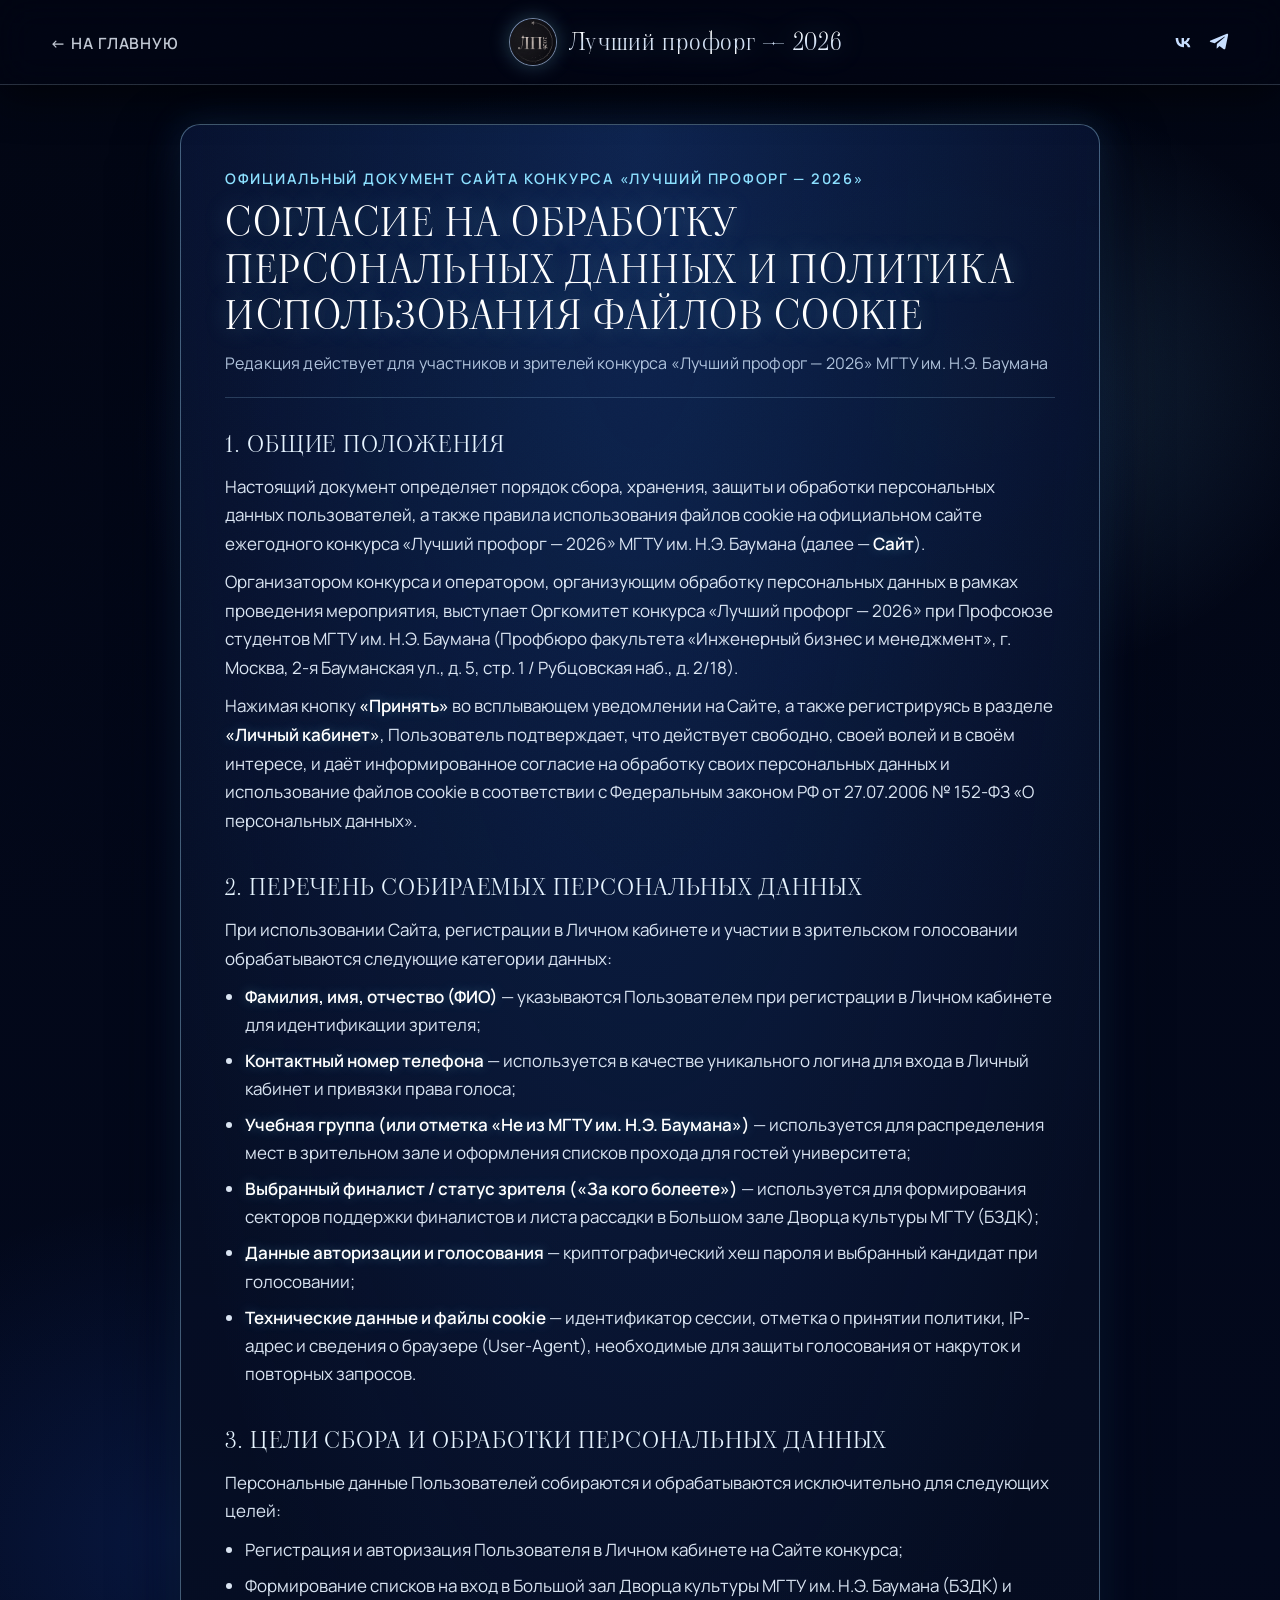
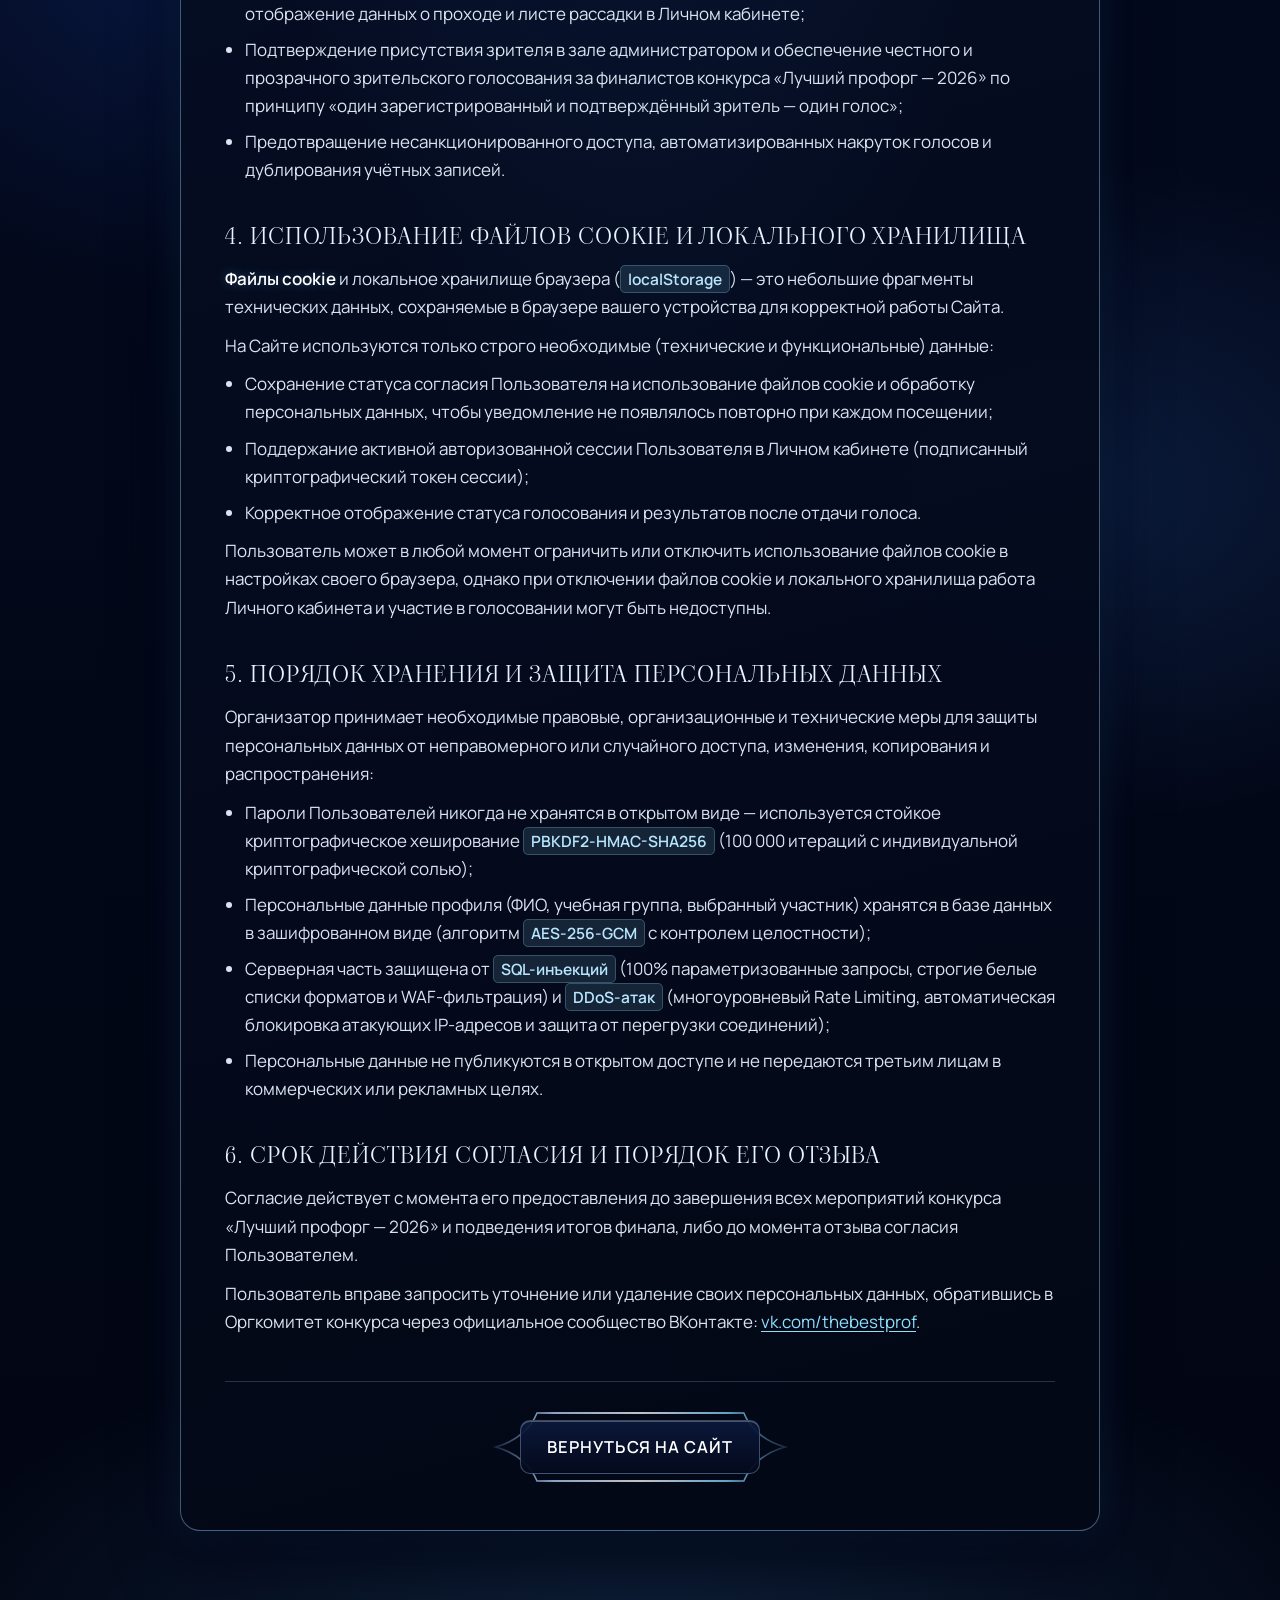
<file: privacy.html>
<!DOCTYPE html>
<html lang="ru">
<head>
  <meta charset="UTF-8">
  <meta name="viewport" content="width=device-width, initial-scale=1.0">
  <title>Согласие на обработку персональных данных и использование файлов Cookie | Лучший профорг — 2026</title>
  <meta name="description" content="Политика обработки персональных данных и использования файлов cookie официального сайта конкурса «Лучший профорг — 2026» МГТУ им. Н.Э. Баумана.">
  <link rel="icon" type="image/png" href="img/logo-lp2026.png">
  <meta name="theme-color" content="#020614">
  <link rel="preconnect" href="https://fonts.googleapis.com">
  <link rel="preconnect" href="https://fonts.gstatic.com" crossorigin>
  <link href="https://fonts.googleapis.com/css2?family=Manrope:wght@400;500;600;700&family=Viaoda+Libre&display=swap" rel="stylesheet">
  <link rel="stylesheet" href="styles.css?v=57">
</head>
<body class="legal-page">

  <!-- ======= ШАПКА ======= -->
  <header class="header scrolled">
    <div class="container header__inner legal-header__inner">
      <div class="header__left">
        <a class="nav__link" href="index.html">← На главную</a>
      </div>

      <a class="logo cabinet-header-btn" href="index.html" aria-label="На главную страницу конкурса Лучший профорг — 2026">
        <span class="logo__icon"><img src="img/logo-lp2026.png" alt="Лучший профорг — 2026"></span>
        <span class="logo__text">Лу&#8202;чший профорг — 2026</span>
      </a>

      <div class="header__right">
        <div class="header__socials">
          <a href="https://vk.com/thebestprof" target="_blank" rel="noopener" aria-label="ВКонтакте">
            <svg viewBox="0 0 24 24" width="22" height="22" fill="currentColor"><path d="M12.78 17.62c-5.52 0-8.67-3.78-8.8-10.07h2.76c.09 4.62 2.13 6.58 3.74 6.98V7.55h2.6v3.99c1.6-.17 3.27-1.99 3.83-3.99h2.6c-.43 2.46-2.25 4.28-3.54 5.03 1.29.6 3.36 2.18 4.14 5.04h-2.86c-.61-1.9-2.14-3.38-4.17-3.58v3.58h-.3z"/></svg>
          </a>
          <a href="https://t.me/profkom_bmstu" target="_blank" rel="noopener" aria-label="Telegram">
            <svg viewBox="0 0 24 24" width="22" height="22" fill="currentColor"><path d="M21.9 4.6 18.9 19c-.23 1-.83 1.25-1.68.78l-4.65-3.43-2.24 2.16c-.25.25-.46.46-.94.46l.33-4.73L18.4 6.5c.37-.33-.08-.52-.58-.19L7.26 13.4l-4.58-1.43c-1-.31-1.02-1 .21-1.48L20.6 3.1c.83-.3 1.55.2 1.3 1.5z"/></svg>
          </a>
        </div>
      </div>
    </div>
  </header>

  <!-- ======= ОСНОВНОЙ ДОКУМЕНТ ======= -->
  <main class="section legal-section">
    <div class="container legal-container">
      <div class="legal-card">
        <p class="legal-card__eyebrow">Официальный документ сайта конкурса «Лучший профорг — 2026»</p>
        <h1 class="legal-card__title">Согласие на обработку персональных данных и Политика использования файлов Cookie</h1>
        <p class="legal-card__updated">Редакция действует для участников и зрителей конкурса «Лучший профорг — 2026» МГТУ им. Н.Э. Баумана</p>

        <div class="legal-content">
          <section class="legal-block">
            <h2>1. Общие положения</h2>
            <p>
              Настоящий документ определяет порядок сбора, хранения, защиты и обработки персональных данных пользователей, а также правила использования файлов cookie на официальном сайте ежегодного конкурса «Лучший профорг — 2026» МГТУ им. Н.Э. Баумана (далее — <strong>Сайт</strong>).
            </p>
            <p>
              Организатором конкурса и оператором, организующим обработку персональных данных в рамках проведения мероприятия, выступает Оргкомитет конкурса «Лучший профорг — 2026» при Профсоюзе студентов МГТУ им. Н.Э. Баумана (Профбюро факультета «Инженерный бизнес и менеджмент», г. Москва, 2-я Бауманская ул., д. 5, стр. 1 / Рубцовская наб., д. 2/18).
            </p>
            <p>
              Нажимая кнопку <strong>«Принять»</strong> во всплывающем уведомлении на Сайте, а также регистрируясь в разделе <strong>«Личный кабинет»</strong>, Пользователь подтверждает, что действует свободно, своей волей и в своём интересе, и даёт информированное согласие на обработку своих персональных данных и использование файлов cookie в соответствии с Федеральным законом РФ от 27.07.2006 № 152-ФЗ «О персональных данных».
            </p>
          </section>

          <section class="legal-block">
            <h2>2. Перечень собираемых персональных данных</h2>
            <p>При использовании Сайта, регистрации в Личном кабинете и участии в зрительском голосовании обрабатываются следующие категории данных:</p>
            <ul>
              <li><strong>Фамилия, имя, отчество (ФИО)</strong> — указываются Пользователем при регистрации в Личном кабинете для идентификации зрителя;</li>
              <li><strong>Контактный номер телефона</strong> — используется в качестве уникального логина для входа в Личный кабинет и привязки права голоса;</li>
              <li><strong>Учебная группа (или отметка «Не из МГТУ им. Н.Э. Баумана»)</strong> — используется для распределения мест в зрительном зале и оформления списков прохода для гостей университета;</li>
              <li><strong>Выбранный финалист / статус зрителя («За кого болеете»)</strong> — используется для формирования секторов поддержки финалистов и листа рассадки в Большом зале Дворца культуры МГТУ (БЗДК);</li>
              <li><strong>Данные авторизации и голосования</strong> — криптографический хеш пароля и выбранный кандидат при голосовании;</li>
              <li><strong>Технические данные и файлы cookie</strong> — идентификатор сессии, отметка о принятии политики, IP-адрес и сведения о браузере (User-Agent), необходимые для защиты голосования от накруток и повторных запросов.</li>
            </ul>
          </section>

          <section class="legal-block">
            <h2>3. Цели сбора и обработки персональных данных</h2>
            <p>Персональные данные Пользователей собираются и обрабатываются исключительно для следующих целей:</p>
            <ul>
              <li>Регистрация и авторизация Пользователя в Личном кабинете на Сайте конкурса;</li>
              <li>Формирование списков на вход в Большой зал Дворца культуры МГТУ им. Н.Э. Баумана (БЗДК) и отображение данных о проходе и листе рассадки в Личном кабинете;</li>
              <li>Подтверждение присутствия зрителя в зале администратором и обеспечение честного и прозрачного зрительского голосования за финалистов конкурса «Лучший профорг — 2026» по принципу «один зарегистрированный и подтверждённый зритель — один голос»;</li>
              <li>Предотвращение несанкционированного доступа, автоматизированных накруток голосов и дублирования учётных записей.</li>
            </ul>
          </section>

          <section class="legal-block">
            <h2>4. Использование файлов Cookie и локального хранилища</h2>
            <p>
              <strong>Файлы cookie</strong> и локальное хранилище браузера (<code>localStorage</code>) — это небольшие фрагменты технических данных, сохраняемые в браузере вашего устройства для корректной работы Сайта.
            </p>
            <p>На Сайте используются только строго необходимые (технические и функциональные) данные:</p>
            <ul>
              <li>Сохранение статуса согласия Пользователя на использование файлов cookie и обработку персональных данных, чтобы уведомление не появлялось повторно при каждом посещении;</li>
              <li>Поддержание активной авторизованной сессии Пользователя в Личном кабинете (подписанный криптографический токен сессии);</li>
              <li>Корректное отображение статуса голосования и результатов после отдачи голоса.</li>
            </ul>
            <p>
              Пользователь может в любой момент ограничить или отключить использование файлов cookie в настройках своего браузера, однако при отключении файлов cookie и локального хранилища работа Личного кабинета и участие в голосовании могут быть недоступны.
            </p>
          </section>

          <section class="legal-block">
            <h2>5. Порядок хранения и защита персональных данных</h2>
            <p>Организатор принимает необходимые правовые, организационные и технические меры для защиты персональных данных от неправомерного или случайного доступа, изменения, копирования и распространения:</p>
            <ul>
              <li>Пароли Пользователей никогда не хранятся в открытом виде — используется стойкое криптографическое хеширование <code>PBKDF2-HMAC-SHA256</code> (100 000 итераций с индивидуальной криптографической солью);</li>
              <li>Персональные данные профиля (ФИО, учебная группа, выбранный участник) хранятся в базе данных в зашифрованном виде (алгоритм <code>AES-256-GCM</code> с контролем целостности);</li>
              <li>Серверная часть защищена от <code>SQL-инъекций</code> (100% параметризованные запросы, строгие белые списки форматов и WAF-фильтрация) и <code>DDoS-атак</code> (многоуровневый Rate Limiting, автоматическая блокировка атакующих IP-адресов и защита от перегрузки соединений);</li>
              <li>Персональные данные не публикуются в открытом доступе и не передаются третьим лицам в коммерческих или рекламных целях.</li>
            </ul>
          </section>

          <section class="legal-block">
            <h2>6. Срок действия согласия и порядок его отзыва</h2>
            <p>
              Согласие действует с момента его предоставления до завершения всех мероприятий конкурса «Лучший профорг — 2026» и подведения итогов финала, либо до момента отзыва согласия Пользователем.
            </p>
            <p>
              Пользователь вправе запросить уточнение или удаление своих персональных данных, обратившись в Оргкомитет конкурса через официальное сообщество ВКонтакте:
              <a href="https://vk.com/thebestprof" target="_blank" rel="noopener">vk.com/thebestprof</a>.
            </p>
          </section>
        </div>

        <div class="legal-card__actions">
          <a class="btn-frame" href="index.html">
            <svg class="btn-frame__svg" viewBox="0 0 320 94" preserveAspectRatio="none" aria-hidden="true">
              <defs>
                <linearGradient id="legalFrameGrad" x1="0" y1="0" x2="1" y2="0">
                  <stop offset="0" stop-color="#3b5278" stop-opacity=".45"/>
                  <stop offset=".2" stop-color="#b8d4f8"/>
                  <stop offset=".5" stop-color="#ffffff"/>
                  <stop offset=".8" stop-color="#7fd4ff"/>
                  <stop offset="1" stop-color="#3b5278" stop-opacity=".45"/>
                </linearGradient>
              </defs>
              <path d="M6 47 C 30 40 44 24 50 8 L 270 8 C 276 24 290 40 314 47 C 290 54 276 70 270 86 L 50 86 C 44 70 30 54 6 47 Z" fill="none" stroke="url(#legalFrameGrad)" stroke-width="1.6" vector-effect="non-scaling-stroke"/>
            </svg>
            <span>Вернуться на сайт</span>
          </a>
        </div>
      </div>
    </div>
  </main>

</body>
</html>
</file>
<file: styles.css>
/* ============================================================
   «Лучший профорг — 2026» — Глубокий космос + 3D Хром и Серебро
   Официальный дизайн по мотивам афиш конкурса: полночный
   сапфировый космос, металлический хром, ледяное голубое
   сияние, гранёные 3D-звёзды, орбиты и звёздные шлейфы
   ============================================================ */

:root {
  --bg: #020613;
  --bg-soft: #040b20;
  --panel: #07122e;
  --accent: #8ce0ff;          /* ледяной голубой с афиш */
  --accent-bright: #e0f5ff;   /* яркий серебристо-голубой блик */
  --accent-dark: #2563eb;     /* глубокий сапфировый неон */
  --cream: #f4f8ff;           /* звёздный белый */
  --muted: #93a7c8;           /* холодный серебристо-синий */
  --violet: 37, 99, 235;      /* сапфировая туманность */
  --gold-rgb: 140, 224, 255;  /* голубовато-серебряное свечение */
  --chrome-rgb: 216, 232, 255;
  --hairline: rgba(205, 228, 255, 0.58);
  --panel-border: rgba(190, 220, 255, 0.25);
  --poster-border: rgba(210, 230, 255, 0.42);
  --chrome-gradient: linear-gradient(
    180deg,
    #ffffff 0%,
    #eef5fd 28%,
    #c6d7ee 58%,
    #e6f0fc 82%,
    #ffffff 100%
  );
  --font-display: "Viaoda Libre", serif;
  --font-text: "Manrope", -apple-system, BlinkMacSystemFont, "Segoe UI", Roboto, sans-serif;
  --header-h: 84px;
}

* { margin: 0; padding: 0; box-sizing: border-box; }
button, input, select, textarea { font-family: inherit; }

html {
  scroll-behavior: smooth;
  scroll-padding-top: calc(var(--header-h) + 12px);
  scrollbar-color: rgba(140, 224, 255, 0.35) transparent;
}

body {
  background: var(--bg);
  color: var(--muted);
  font-family: var(--font-text);
  font-size: 18px;
  line-height: 1.6;
  -webkit-font-smoothing: antialiased;
  overflow-x: hidden;
}

/* лёгкое плёночное зерно поверх всей страницы */
body::after {
  content: "";
  position: fixed;
  inset: 0;
  z-index: 2000;
  pointer-events: none;
  opacity: 0.045;
  mix-blend-mode: soft-light;
  background-image: url("data:image/svg+xml,%3Csvg xmlns='http://www.w3.org/2000/svg' width='180' height='180'%3E%3Cfilter id='n'%3E%3CfeTurbulence type='fractalNoise' baseFrequency='0.8' numOctaves='2' stitchTiles='stitch'/%3E%3CfeColorMatrix type='saturate' values='0'/%3E%3C/filter%3E%3Crect width='100%25' height='100%25' filter='url(%23n)'/%3E%3C/svg%3E");
}

img { display: block; max-width: 100%; }
a { color: var(--accent); text-decoration: none; }
ul, ol { list-style: none; }
b { color: var(--cream); font-weight: 600; }

::selection { background: var(--accent); color: #020613; }

::-webkit-scrollbar { width: 10px; }
::-webkit-scrollbar-track { background: var(--bg); }
::-webkit-scrollbar-thumb {
  background: rgba(140, 224, 255, 0.25);
  border-radius: 8px;
  border: 2px solid var(--bg);
}
::-webkit-scrollbar-thumb:hover { background: rgba(140, 224, 255, 0.48); }

:focus-visible {
  outline: 2px solid var(--accent);
  outline-offset: 3px;
  border-radius: 4px;
}

.sprite { position: absolute; width: 0; height: 0; overflow: hidden; }

.container {
  width: min(1180px, 100% - 48px);
  margin-inline: auto;
  position: relative;
}
.container--narrow { width: min(860px, 100% - 48px); }

/* ---------- фирменные элементы с афиш: линии и 8-лучевые звёзды ---------- */
.poster-spark {
  width: 22px;
  height: 22px;
  fill: #ffffff;
  flex: 0 0 auto;
  filter: drop-shadow(0 0 8px rgba(140, 224, 255, 0.9));
}
.poster-line {
  display: inline-block;
  width: clamp(32px, 6vw, 76px);
  height: 1px;
  background: linear-gradient(90deg, transparent, rgba(220, 236, 255, 0.85), transparent);
}

/* ---------- свечения-купола ---------- */
.glow {
  position: absolute;
  pointer-events: none;
  z-index: 0;
}
.glow--top {
  top: 0; left: 50%;
  transform: translateX(-50%);
  width: min(1240px, 100%);
  height: 520px;
  background:
    radial-gradient(52% 95% at 50% 6%, rgba(62, 148, 255, 0.24), transparent 72%),
    radial-gradient(38% 80% at 24% 16%, rgba(140, 224, 255, 0.16), transparent 75%),
    radial-gradient(38% 80% at 76% 18%, rgba(56, 138, 255, 0.16), transparent 75%);
  animation: glowPulse 7s ease-in-out infinite;
}
.glow--center {
  top: 50%; left: 50%;
  transform: translate(-50%, -50%);
  width: min(940px, 100%);
  height: 620px;
  background: radial-gradient(50% 50% at 50% 50%, rgba(59, 130, 246, 0.22), transparent 70%);
}

/* ---------- очертания-декор: ракеты, спутники, звёзды ---------- */
.deco {
  position: absolute;
  color: #a8d4ff;
  opacity: 0.28;
  filter: drop-shadow(0 0 14px rgba(140, 224, 255, 0.35));
  pointer-events: none;
  z-index: 0;
}
.deco--about { right: -26px; top: 130px; width: clamp(90px, 10vw, 150px); }
.deco--stages { left: 1.5%; top: 170px; width: clamp(240px, 28vw, 380px); }
.deco--criteria { right: 2%; top: 210px; width: clamp(200px, 24vw, 330px); }
.deco--faq { right: 4%; top: 160px; width: clamp(110px, 13vw, 180px); }
.deco--apply { left: -70px; bottom: 50px; width: clamp(240px, 26vw, 370px); }
.deco .twinkle {
  animation: twinkle 3.2s ease-in-out infinite;
  transform-origin: center;
  transform-box: fill-box;
}
@keyframes twinkle {
  0%, 100% { opacity: 1; }
  50% { opacity: 0.2; }
}

/* ============================================================
   ШАПКА: один ряд — логотип, навигация, соцсети + прогресс-бар
   ============================================================ */
.header {
  position: fixed;
  inset: 0 0 auto 0;
  z-index: 50;
  transition: background 0.35s ease, box-shadow 0.35s ease, backdrop-filter 0.35s ease;
}
.header.scrolled {
  background: rgba(2, 6, 19, 0.82);
  backdrop-filter: blur(18px) saturate(1.3);
  -webkit-backdrop-filter: blur(18px) saturate(1.3);
  box-shadow: 0 1px 0 rgba(190, 220, 255, 0.2), 0 12px 40px rgba(0, 0, 0, 0.55);
}
.progress {
  position: absolute;
  left: 0; bottom: 0;
  height: 2px;
  width: 0;
  background: linear-gradient(90deg, #1d4ed8, #8ce0ff, #ffffff);
  box-shadow: 0 0 14px rgba(140, 224, 255, 0.75);
  pointer-events: none;
}
.header__inner {
  position: relative;
  display: flex;
  align-items: center;
  gap: 24px;
  height: var(--header-h);
}

.nav { display: flex; gap: 24px; margin-inline: auto; }
.nav__link {
  position: relative;
  font-family: var(--font-text);
  font-size: 15.5px;
  font-weight: 600;
  text-transform: uppercase;
  letter-spacing: 0.06em;
  white-space: nowrap;
  color: rgba(235, 244, 255, 0.82);
  transition: color 0.25s ease, text-shadow 0.25s ease;
}
.nav__link::after {
  content: "";
  position: absolute;
  left: 0; right: 0; bottom: -8px;
  height: 1px;
  background: linear-gradient(90deg, transparent, #ffffff, var(--accent), transparent);
  transform: scaleX(0);
  transition: transform 0.3s ease;
}
.nav__link:hover, .nav__link.active {
  color: #ffffff;
  text-shadow: 0 0 14px rgba(140, 224, 255, 0.65);
}
.nav__link:hover::after, .nav__link.active::after { transform: scaleX(1); }

.logo {
  display: flex;
  align-items: center;
  gap: 12px;
  flex: 0 0 auto;
  background: none;
  border: 0;
  padding: 0;
  cursor: pointer;
  font: inherit;
  color: inherit;
}
.logo__icon {
  width: 48px; height: 48px;
  border-radius: 50%;
  background: radial-gradient(circle at 30% 30%, #162b5b, #050c20);
  border: 1px solid rgba(205, 228, 255, 0.55);
  box-shadow: 0 0 20px rgba(140, 224, 255, 0.25), inset 0 0 10px rgba(255, 255, 255, 0.15);
  display: grid;
  place-items: center;
  overflow: hidden;
  transition: box-shadow 0.25s ease, border-color 0.25s ease;
}
.logo:hover .logo__icon {
  border-color: #ffffff;
  box-shadow: 0 0 28px rgba(140, 224, 255, 0.55);
}
.logo__icon img {
  width: 100%; height: 100%;
  object-fit: cover;
}
.logo__text {
  display: inline-flex;
  align-items: center;
  font-family: var(--font-display);
  font-size: 24px;
  line-height: 1;
  white-space: nowrap;
  background: var(--chrome-gradient);
  -webkit-background-clip: text;
  background-clip: text;
  color: transparent;
  letter-spacing: 0.03em;
  filter: drop-shadow(0 0 14px rgba(140, 224, 255, 0.25));
}

.header__socials {
  display: flex;
  align-items: center;
  gap: 14px;
  flex: 0 0 auto;
}
.header__socials a {
  display: inline-flex;
  align-items: center;
  justify-content: center;
  line-height: 1;
  color: #c8dfff;
  transition: color 0.25s ease, transform 0.25s ease, filter 0.25s ease;
}
.header__socials svg {
  display: block;
}
.header__socials a:hover {
  color: #ffffff;
  transform: translateY(-2px);
  filter: drop-shadow(0 0 10px rgba(140, 224, 255, 0.7));
}

/* бургер */
.burger {
  display: none;
  flex-direction: column;
  gap: 5px;
  background: none;
  border: 0;
  padding: 8px;
  cursor: pointer;
}
.burger span {
  width: 24px; height: 2px;
  background: var(--cream);
  transition: transform 0.3s ease, opacity 0.3s ease;
}
.burger.open span:nth-child(1) { transform: translateY(7px) rotate(45deg); }
.burger.open span:nth-child(2) { opacity: 0; }
.burger.open span:nth-child(3) { transform: translateY(-7px) rotate(-45deg); }

/* ============================================================
   ГЕРОЙ (в стиле главной афиши «Лучший профорг — через тернии к звёздам»)
   ============================================================ */
.hero {
  position: relative;
  padding: calc(var(--header-h) + 54px) 0 115px;
  overflow: hidden;
  background:
    radial-gradient(55% 520px at 50% 14%, rgba(45, 112, 245, 0.24), transparent 72%),
    radial-gradient(38% 420px at 78% 10%, rgba(110, 195, 255, 0.16), transparent 70%),
    radial-gradient(42% 480px at 14% 48%, rgba(30, 88, 220, 0.18), transparent 72%),
    radial-gradient(50% 450px at 85% 65%, rgba(56, 138, 255, 0.14), transparent 74%),
    radial-gradient(90% 560px at 50% 106%, rgba(72, 168, 255, 0.18), transparent 70%),
    linear-gradient(180deg, #01040d 0%, #03091d 48%, #020613 100%);
}
.hero__glow {
  position: absolute;
  top: 22%; left: 50%;
  transform: translate(-50%, -50%);
  width: min(920px, 95vw);
  height: 520px;
  background:
    radial-gradient(50% 50% at 50% 50%, rgba(76, 162, 255, 0.22), transparent 68%),
    radial-gradient(30% 35% at 50% 46%, rgba(255, 255, 255, 0.08), transparent 65%);
  pointer-events: none;
  animation: glowPulse 7s ease-in-out infinite;
}
@keyframes glowPulse {
  0%, 100% { opacity: 1; }
  50% { opacity: 0.65; }
}

/* S-образный звёздный шлейф с постеров (единая линия через весь сайт) */
.hero__stardust {
  position: absolute;
  inset: 0;
  width: 100%;
  height: 100%;
  pointer-events: none;
  z-index: 0;
  --fade-o: 0.85;
  overflow: visible;
}

/* 3D гранёные серебряные звёзды в углах (как на афишах) */
.chrome-star {
  position: absolute;
  pointer-events: none;
  z-index: 1;
  filter: drop-shadow(0 12px 28px rgba(0, 0, 0, 0.75)) drop-shadow(0 0 22px rgba(140, 224, 255, 0.28));
  animation: starFloat 8s ease-in-out infinite;
}
.chrome-star--tl {
  top: calc(var(--header-h) + 18px);
  left: max(2%, calc(50% - 620px));
  width: clamp(78px, 10vw, 138px);
  height: clamp(78px, 10vw, 138px);
  --star-rot: -14deg;
}
.chrome-star--tr {
  top: calc(var(--header-h) + 95px);
  right: max(4%, calc(50% - 540px));
  width: clamp(42px, 5vw, 66px);
  height: clamp(42px, 5vw, 66px);
  --star-rot: 18deg;
  animation-delay: -2.5s;
}
.chrome-star--bl {
  top: 560px;
  left: max(6%, calc(50% - 500px));
  width: clamp(38px, 4.5vw, 58px);
  height: clamp(38px, 4.5vw, 58px);
  --star-rot: 22deg;
  animation-delay: -4.2s;
}
.chrome-star--br {
  top: 610px;
  right: max(2%, calc(50% - 610px));
  width: clamp(84px, 11vw, 146px);
  height: clamp(84px, 11vw, 146px);
  --star-rot: 12deg;
  animation-delay: -1.4s;
}
@keyframes starFloat {
  0%, 100% { transform: translateY(0) rotate(var(--star-rot, 0deg)); }
  50% { transform: translateY(-10px) rotate(calc(var(--star-rot, 0deg) + 4deg)); }
}

/* Сферический горизонт планеты с голубой атмосферой внизу героя (отключён для бесшовной линии через весь сайт) */
.hero__planet {
  display: none;
}

/* ---------- живое звёздное небо (герой + все секции) ---------- */
.sky {
  position: absolute;
  inset: 0;
  overflow: hidden;
  pointer-events: none;
  --fade-o: 0.95;
  z-index: 0;
}
.sky--hero { --fade-o: 0.95; }
.sky--footer { --fade-o: 0.9; }
.sky__track {
  position: absolute;
  top: 0; left: 0;
  height: 100%;
  width: 200%;
  animation: starDrift 260s linear infinite;
}
@keyframes starDrift {
  from { transform: translate3d(0, 0, 0); }
  to { transform: translate3d(-50%, 0, 0); }
}
.h-star {
  position: absolute;
  border-radius: 50%;
  background: var(--star-c, #ffffff);
  animation: starTwinkle var(--d, 3s) ease-in-out var(--dl, 0s) infinite;
}
@keyframes starTwinkle {
  0%, 100% { opacity: var(--o, 0.75); transform: scale(1); }
  50% { opacity: 0.12; transform: scale(0.65); }
}
.h-star--glow {
  box-shadow: 0 0 8px 1.5px rgba(140, 224, 255, 0.75), 0 0 3px #ffffff;
}
.h-star--sparkle {
  border-radius: 0;
  clip-path: polygon(50% 0%, 63% 37%, 100% 50%, 63% 63%, 50% 100%, 37% 63%, 0% 50%, 37% 37%);
  filter: drop-shadow(0 0 5px rgba(140, 224, 255, 0.85)) drop-shadow(0 0 1.5px #ffffff);
}

/* спутники, летящие через экран */
.hero-sat {
  position: absolute;
  left: -90px;
  width: 48px;
  color: #b8dcff;
  opacity: 0;
  z-index: 0;
  pointer-events: none;
  filter: drop-shadow(0 0 8px rgba(140, 224, 255, 0.6));
}
.hero-sat svg { display: block; width: 100%; height: auto; }
.hero-sat--1 { top: 16%; animation: satPassUp 42s linear 3s infinite; }
.hero-sat--2 {
  top: 58%;
  width: 34px;
  color: rgba(224, 242, 255, 0.8);
  filter: none;
  animation: satPassDown 55s linear 21s infinite;
}
@keyframes satPassUp {
  0%   { transform: translate(0, 0) rotate(10deg); opacity: 0; }
  3%   { opacity: 0.55; }
  92%  { opacity: 0.45; }
  100% { transform: translate(calc(100vw + 180px), -240px) rotate(10deg); opacity: 0; }
}
@keyframes satPassDown {
  0%   { transform: translate(calc(100vw + 140px), 0) rotate(-8deg); opacity: 0; }
  3%   { opacity: 0.4; }
  92%  { opacity: 0.35; }
  100% { transform: translate(-160px, 190px) rotate(-8deg); opacity: 0; }
}

/* редкие метеоры — серебристо-голубые с правильным направлением хвоста (тянется строго позади направления полета) */
.hero-shoot {
  position: absolute;
  width: 160px;
  height: 2px;
  border-radius: 999px;
  /* Хвост позади (слева, прозрачный градиент), яркая голова впереди (справа, белый фокус) */
  background: linear-gradient(
    90deg,
    rgba(140, 224, 255, 0) 0%,
    rgba(140, 224, 255, 0.35) 45%,
    rgba(180, 235, 255, 0.75) 80%,
    #ffffff 100%
  );
  box-shadow: 0 0 12px 1px rgba(140, 224, 255, 0.75);
  opacity: 0;
  z-index: 0;
  pointer-events: none;
  transform-origin: left center;
}
.hero-shoot::after {
  content: "";
  position: absolute;
  right: -2px;
  top: 50%;
  transform: translateY(-50%);
  width: 4px;
  height: 4px;
  border-radius: 50%;
  background: #ffffff;
  box-shadow:
    0 0 6px 2px #ffffff,
    0 0 14px 4px rgba(140, 224, 255, 0.9),
    0 0 24px 8px rgba(56, 138, 255, 0.6);
}
.hero-shoot--1 { top: 14%; left: 18%; animation: shootStar 13s ease-in 2s infinite; }
.hero-shoot--2 { top: 30%; left: 55%; animation: shootStarAlt 17s ease-in 9.5s infinite; }

/* Полёт строго вдоль оси наклона (хвост тянется ровно по траектории движения) */
@keyframes shootStar {
  0%, 82% {
    opacity: 0;
    transform: rotate(24deg) translateX(-40px);
  }
  85% {
    opacity: 0.95;
  }
  97% {
    opacity: 0.85;
  }
  100% {
    opacity: 0;
    transform: rotate(24deg) translateX(46vw);
  }
}

@keyframes shootStarAlt {
  0%, 80% {
    opacity: 0;
    transform: rotate(28deg) translateX(-40px);
  }
  84% {
    opacity: 0.95;
  }
  96% {
    opacity: 0.85;
  }
  100% {
    opacity: 0;
    transform: rotate(28deg) translateX(48vw);
  }
}
.hero__skyline {
  position: absolute;
  bottom: 0; left: 0;
  width: 100%;
  height: clamp(100px, 14vw, 195px);
  color: #8cc5ff;
  opacity: 0.18;
  pointer-events: none;
}

/* очертания памятников по бокам героя: Королёв с орбитами и Бауман «Нога» */
.hero__monument {
  position: absolute;
  top: clamp(140px, 21vw, 260px);
  width: clamp(130px, 14vw, 195px);
  color: #9bcaff;
  pointer-events: none;
  z-index: 0;
  --fade-o: 0.28;
}
.hero__monument--left { left: max(1%, calc(50% - 650px)); }
.hero__monument--right { right: max(1%, calc(50% - 650px)); }
.hero__monument svg { display: block; width: 100%; height: auto; }

.hero__inner {
  position: relative;
  z-index: 2;
  display: flex;
  flex-direction: column;
  align-items: center;
  text-align: center;
}

/* логотипы организаций вверху (в стиле верхней строки логотипов на афише) */
.hero__orgs {
  display: flex;
  gap: 16px;
  justify-content: center;
  flex-wrap: wrap;
  margin-bottom: 44px;
}
.org-plate {
  display: grid;
  place-items: center;
  background: rgba(245, 250, 255, 0.95);
  border: 1px solid rgba(255, 255, 255, 0.85);
  border-radius: 12px;
  padding: 10px 20px;
  min-height: 52px;
  box-shadow: 0 6px 24px rgba(0, 0, 0, 0.4), 0 0 18px rgba(140, 224, 255, 0.18);
  transition: transform 0.25s ease, box-shadow 0.25s ease, background 0.25s ease;
}
.org-plate:hover {
  transform: translateY(-3px);
  background: #ffffff;
  box-shadow: 0 10px 30px rgba(140, 224, 255, 0.42), 0 0 20px rgba(255, 255, 255, 0.35);
}
.org-plate img { max-height: 32px; width: auto; }

/* Верхний подзаголовок с линиями и 8-лучевыми звёздами (как на афише «ПАРТНЁР КОНКУРСА») */
.hero__kicker {
  display: inline-flex;
  align-items: center;
  gap: 12px;
  font-family: var(--font-text);
  font-size: clamp(14px, 1.6vw, 17px);
  font-weight: 600;
  letter-spacing: 0.2em;
  text-transform: uppercase;
  color: #e4f0ff;
  margin-bottom: 18px;
  text-shadow: 0 0 16px rgba(140, 224, 255, 0.45);
}

.hero__title {
  position: relative;
  isolation: isolate;
  display: flex;
  flex-direction: column;
  align-items: center;
}

/* Центральная вспышка-звезда с серебряными лучами прямо над заголовком (как на афише 3) */
.hero__crown-flare {
  display: flex;
  align-items: center;
  justify-content: center;
  gap: 8px;
  margin-bottom: 4px;
  pointer-events: none;
}
.hero__crown-line {
  width: clamp(64px, 11vw, 140px);
  height: 1.5px;
  background: linear-gradient(90deg, transparent, #b8dcff, #ffffff);
  box-shadow: 0 0 10px rgba(140, 224, 255, 0.7);
}
.hero__crown-line:last-child {
  background: linear-gradient(90deg, #ffffff, #b8dcff, transparent);
}
.hero__crown-star {
  width: 44px;
  height: 44px;
  filter: drop-shadow(0 0 14px rgba(140, 224, 255, 0.95));
}

/* Наклонные светящиеся эллиптические орбиты вокруг заголовка (с афиш 1 и 3) */
.hero__orbit {
  position: absolute;
  top: 42%; left: 50%;
  width: min(980px, 106vw);
  height: min(370px, 44vw);
  transform: translate(-50%, -50%) rotate(-12deg);
  border: 1px solid rgba(165, 220, 255, 0.36);
  border-radius: 50%;
  box-shadow:
    0 0 24px rgba(72, 165, 255, 0.22),
    inset 0 0 24px rgba(72, 165, 255, 0.14);
  pointer-events: none;
  z-index: -1;
}
.hero__orbit::before,
.hero__orbit::after {
  content: "";
  position: absolute;
  border-radius: 50%;
  background: #ffffff;
}
.hero__orbit::before {
  top: 16%; left: 5%;
  width: 8px; height: 8px;
  box-shadow: 0 0 16px 5px rgba(140, 224, 255, 0.9), 0 0 30px 8px rgba(59, 130, 246, 0.7);
}
.hero__orbit::after {
  bottom: 14%; right: 6%;
  width: 7px; height: 7px;
  box-shadow: 0 0 14px 4px rgba(140, 224, 255, 0.85), 0 0 26px 6px rgba(59, 130, 246, 0.6);
}
.hero__orbit--secondary {
  width: min(860px, 94vw);
  height: min(290px, 34vw);
  transform: translate(-50%, -50%) rotate(9deg);
  border-style: dashed;
  border-color: rgba(140, 224, 255, 0.22);
  box-shadow: none;
}
.hero__orbit--secondary::before {
  top: -4px; left: 62%;
  width: 5px; height: 5px;
}
.hero__orbit--secondary::after {
  bottom: -3px; right: 32%;
  width: 5px; height: 5px;
}

/* Обёртка главного 3D хромированного заголовка с оптическими бликами */
.hero__name-wrap {
  position: relative;
  display: inline-block;
  padding: 6px 18px;
}

.hero__name {
  display: inline-block;
  font-family: var(--font-display);
  font-weight: 400;
  font-size: clamp(62px, 11vw, 148px);
  line-height: 1.04;
  padding: 0.14em 0.06em 0.08em;
  margin: -0.14em -0.06em -0.08em;
  letter-spacing: 0.04em;
  font-kerning: none;
  text-transform: uppercase;
  background: linear-gradient(
    180deg,
    #ffffff 0%,
    #ebf3fc 24%,
    #c4d6ed 48%,
    #f4f9ff 68%,
    #ccddf2 100%
  );
  -webkit-background-clip: text;
  background-clip: text;
  color: transparent;
  filter:
    drop-shadow(0 3px 0 rgba(24, 38, 66, 0.85))
    drop-shadow(0 12px 28px rgba(0, 0, 0, 0.8))
    drop-shadow(0 0 38px rgba(96, 178, 255, 0.3));
}

/* Оптические блики на буквах «ЛУЧШИЙ ПРОФОРГ» (как на афишах 2 и 5) */
.hero__flare {
  position: absolute;
  pointer-events: none;
  z-index: 3;
  filter: drop-shadow(0 0 12px rgba(140, 224, 255, 0.95));
  animation: flarePulse 4.5s ease-in-out infinite;
}
.hero__flare--1 {
  width: clamp(38px, 5vw, 68px);
  height: clamp(38px, 5vw, 68px);
  top: -12px;
  left: 11%;
}
.hero__flare--2 {
  width: clamp(28px, 3.6vw, 48px);
  height: clamp(28px, 3.6vw, 48px);
  top: 44%;
  left: 24%;
  animation-delay: -1.8s;
}
.hero__flare--3 {
  width: clamp(34px, 4.4vw, 58px);
  height: clamp(34px, 4.4vw, 58px);
  bottom: -14px;
  right: 7%;
  animation-delay: -3.1s;
}
@keyframes flarePulse {
  0%, 100% { transform: scale(1) rotate(0deg); opacity: 0.95; }
  50% { transform: scale(1.18) rotate(8deg); opacity: 0.7; }
}

/* Голубой неоновый слоган «через тернии к звёздам» (в точности с главной афиши) */
.hero__motto {
  font-family: var(--font-text);
  font-weight: 500;
  font-size: clamp(20px, 2.8vw, 34px);
  line-height: 1.2;
  color: var(--accent);
  margin-top: 38px;
  letter-spacing: 0.16em;
  text-transform: lowercase;
  text-shadow:
    0 0 22px rgba(140, 224, 255, 0.65),
    0 0 44px rgba(37, 99, 235, 0.55);
}

/* Разделитель «──── ✶ 2026 ✶ ────» с компасными звёздами */
.hero__year {
  display: inline-flex;
  align-items: center;
  gap: 14px;
  font-family: var(--font-display);
  font-size: clamp(22px, 2.8vw, 32px);
  color: #ffffff;
  margin-top: 22px;
  letter-spacing: 0.28em;
}
.hero__year b {
  font-weight: 400;
  background: var(--chrome-gradient);
  -webkit-background-clip: text;
  background-clip: text;
  color: transparent;
  padding-left: 0.28em;
  filter: drop-shadow(0 0 18px rgba(140, 224, 255, 0.45));
}

.hero__caption {
  font-family: var(--font-display);
  font-size: clamp(20px, 2.8vw, 32px);
  line-height: 1.2;
  letter-spacing: 0.06em;
  text-transform: uppercase;
  color: rgba(235, 245, 255, 0.9);
  margin-top: 24px;
}

/* Архитектурная рамка постера (по образцу афиши 4 «Интеллектуальный этап») */
.hero__alley {
  position: relative;
  margin-top: 64px;
  width: 100%;
  padding: 46px 32px 38px;
  border: 1px solid var(--poster-border);
  border-radius: 6px;
  background:
    radial-gradient(70% 90% at 50% 0%, rgba(45, 112, 245, 0.16), transparent 72%),
    linear-gradient(180deg, rgba(8, 19, 48, 0.72), rgba(3, 8, 24, 0.82));
  box-shadow:
    0 24px 64px rgba(0, 0, 0, 0.65),
    0 0 40px rgba(59, 130, 246, 0.12),
    inset 0 0 32px rgba(140, 224, 255, 0.05);
  backdrop-filter: blur(10px);
  -webkit-backdrop-filter: blur(10px);
}
/* Световой блик на рамке */
.hero__alley::before,
.hero__alley::after {
  content: "";
  position: absolute;
  pointer-events: none;
}
.hero__alley::before {
  top: -1px; left: 12%;
  width: 110px; height: 2px;
  background: linear-gradient(90deg, transparent, #ffffff, var(--accent), transparent);
  box-shadow: 0 0 14px 2px rgba(140, 224, 255, 0.85);
}
.hero__alley::after {
  bottom: -1px; right: 12%;
  width: 110px; height: 2px;
  background: linear-gradient(90deg, transparent, var(--accent), #ffffff, transparent);
  box-shadow: 0 0 14px 2px rgba(140, 224, 255, 0.85);
}

/* Заголовок Аллеи участников в верхнем разрыве рамки (как «ЛУЧШИЙ ПРОФОРГ» на афише 4) */
.hero__alley-title {
  position: absolute;
  top: 0; left: 50%;
  transform: translate(-50%, -50%);
  display: inline-flex;
  align-items: center;
  gap: 14px;
  padding: 6px 26px;
  background: #03091b;
  border: 1px solid rgba(190, 220, 255, 0.35);
  border-radius: 999px;
  font-family: var(--font-display);
  font-size: clamp(22px, 3vw, 34px);
  line-height: 1.1;
  text-transform: uppercase;
  letter-spacing: 0.08em;
  white-space: nowrap;
  box-shadow: 0 0 28px rgba(59, 130, 246, 0.28);
}
.hero__alley-title span {
  background: var(--chrome-gradient);
  -webkit-background-clip: text;
  background-clip: text;
  color: transparent;
  filter: drop-shadow(0 0 18px rgba(140, 224, 255, 0.35));
}

.alley-grid {
  display: grid;
  grid-template-columns: repeat(3, 1fr);
  gap: 24px;
  margin-top: 12px;
  max-width: 1020px;
  margin-inline: auto;
}
.alley-card {
  position: relative;
  background:
    radial-gradient(80% 90% at 50% 0%, rgba(72, 155, 255, 0.14), transparent 70%),
    linear-gradient(180deg, rgba(16, 32, 74, 0.55), rgba(5, 11, 28, 0.78));
  border: 1px solid rgba(190, 220, 255, 0.28);
  border-radius: 12px;
  padding: 12px 12px 14px;
  box-shadow: 0 10px 30px rgba(0, 0, 0, 0.45);
}
.alley-card::before {
  content: "";
  position: absolute;
  top: -1px; left: 50%;
  transform: translateX(-50%);
  width: 55%;
  height: 1px;
  background: linear-gradient(90deg, transparent, rgba(255, 255, 255, 0.8), transparent);
  opacity: 0.65;
}
.alley-card__photo {
  width: 100%;
  aspect-ratio: 1;
  border-radius: 8px;
  overflow: hidden;
  display: grid;
  place-items: center;
  border: 1px solid rgba(190, 220, 255, 0.22);
  background:
    radial-gradient(70% 70% at 50% 30%, rgba(140, 224, 255, 0.15), transparent 75%),
    var(--bg);
}
.alley-card__photo img {
  width: 100%; height: 100%;
  object-fit: cover;
  filter: saturate(0.98) contrast(1.02);
}
.alley-card__photo svg {
  width: 48px; height: 48px;
  fill: rgba(140, 224, 255, 0.55);
}
.alley-card__name {
  margin-top: 12px;
  font-size: 18px;
  font-weight: 600;
  line-height: 1.38;
  color: var(--cream);
  min-height: 50px;
  display: flex;
  flex-direction: column;
  align-items: center;
  justify-content: center;
  gap: 5px;
  text-align: center;
}
.alley-card__group {
  font-size: 15px;
  font-weight: 600;
  color: var(--accent);
  letter-spacing: 0.08em;
  text-transform: uppercase;
  text-shadow: 0 0 12px rgba(140, 224, 255, 0.45);
}

.hero__theme {
  margin-top: 18px;
  font-size: 17px;
  font-weight: 500;
  letter-spacing: 0.1em;
  text-transform: uppercase;
  color: var(--cream);
}

.hero__actions {
  display: flex;
  gap: 22px;
  flex-wrap: wrap;
  justify-content: center;
  margin-top: 42px;
}

/* подсказка прокрутки */
.hero__hint {
  display: inline-flex;
  flex-direction: column;
  align-items: center;
  gap: 8px;
  margin-top: 52px;
  color: #cde0fc;
  font-size: 13.5px;
  font-weight: 600;
  letter-spacing: 0.24em;
  text-transform: uppercase;
  transition: color 0.25s ease, text-shadow 0.25s ease;
}
.hero__hint:hover {
  color: #ffffff;
  text-shadow: 0 0 14px rgba(140, 224, 255, 0.8);
}
.hero__hint svg { animation: hintBob 2.2s ease-in-out infinite; }
@keyframes hintBob {
  0%, 100% { transform: translateY(0); opacity: 0.65; }
  50% { transform: translateY(6px); opacity: 1; }
}

/* ---------- кнопка в хромированной серебряной рамке ---------- */
.btn-frame {
  position: relative;
  display: flex;
  justify-content: center;
  align-items: center;
  height: 82px;
  min-width: 280px;
  padding: 0 30px;
}
.btn-frame__svg {
  position: absolute;
  inset: 0;
  width: 100%;
  height: 100%;
  transition: filter 0.3s ease;
}
.btn-frame span {
  position: relative;
  z-index: 2;
  display: flex;
  align-items: center;
  justify-content: center;
  height: 54px;
  min-width: 218px;
  padding: 0 26px;
  background: linear-gradient(180deg, rgba(12, 26, 62, 0.9), rgba(4, 10, 28, 0.95));
  border: 1px solid rgba(190, 220, 255, 0.3);
  border-radius: 10px;
  font-family: var(--font-text);
  font-size: 16.5px;
  font-weight: 600;
  text-transform: uppercase;
  letter-spacing: 0.06em;
  color: #ffffff;
  box-shadow: inset 0 1px 0 rgba(255, 255, 255, 0.25);
  transition: background 0.3s ease-in-out, color 0.3s ease-in-out, box-shadow 0.3s ease, border-color 0.3s ease;
}
.btn-frame:hover span {
  background: linear-gradient(180deg, #ffffff 0%, #d4e8ff 50%, #8ce0ff 100%);
  border-color: #ffffff;
  color: #020818;
  box-shadow: 0 0 28px rgba(140, 224, 255, 0.65);
}
.btn-frame:hover .btn-frame__svg { filter: drop-shadow(0 0 18px rgba(140, 224, 255, 0.75)); }

.btn-ghost {
  display: flex;
  align-items: center;
  height: 82px;
  padding: 0 34px;
  font-family: var(--font-text);
  font-size: 16.5px;
  font-weight: 600;
  text-transform: uppercase;
  letter-spacing: 0.06em;
  color: rgba(235, 245, 255, 0.88);
  border-bottom: 1px solid rgba(140, 224, 255, 0.42);
  transition: color 0.25s ease, border-color 0.25s ease, text-shadow 0.25s ease;
}
.btn-ghost:hover {
  color: #ffffff;
  border-color: #ffffff;
  text-shadow: 0 0 14px rgba(140, 224, 255, 0.75);
}

/* ---------- таймер ---------- */
.countdown { margin-top: 72px; }
.countdown__label {
  font-size: 15px;
  font-weight: 600;
  letter-spacing: 0.18em;
  text-transform: uppercase;
  color: var(--accent);
  margin-bottom: 18px;
  text-shadow: 0 0 16px rgba(140, 224, 255, 0.45);
}
.countdown__grid {
  display: flex;
  gap: 22px;
  justify-content: center;
}
.countdown__cell {
  display: flex;
  flex-direction: column;
  align-items: center;
  min-width: 98px;
  padding: 18px 16px 14px;
  background:
    radial-gradient(80% 100% at 50% 0%, rgba(72, 160, 255, 0.16), transparent 70%),
    linear-gradient(180deg, rgba(16, 34, 78, 0.55), rgba(5, 12, 32, 0.8));
  border: 1px solid rgba(190, 220, 255, 0.32);
  border-radius: 10px;
  box-shadow: 0 10px 28px rgba(0, 0, 0, 0.4), inset 0 1px 0 rgba(255, 255, 255, 0.2);
}
.countdown__cell span {
  font-family: var(--font-display);
  font-size: 44px;
  line-height: 1;
  background: var(--chrome-gradient);
  -webkit-background-clip: text;
  background-clip: text;
  color: transparent;
  filter: drop-shadow(0 0 14px rgba(140, 224, 255, 0.35));
}
.countdown__cell small {
  margin-top: 9px;
  font-size: 13.5px;
  font-weight: 600;
  letter-spacing: 0.14em;
  text-transform: uppercase;
  color: var(--cream);
}

/* ---------- статистика ---------- */
.stats {
  display: flex;
  flex-wrap: wrap;
  justify-content: center;
  gap: 14px 56px;
  margin-top: 64px;
  padding-top: 34px;
  position: relative;
}
.stats::before {
  content: "";
  position: absolute;
  top: 0; left: 50%;
  transform: translateX(-50%);
  width: min(640px, 80%);
  height: 1px;
  background: linear-gradient(90deg, transparent, var(--hairline), transparent);
}
.stats__item {
  display: flex;
  align-items: baseline;
  gap: 10px;
  font-size: 17px;
  font-weight: 500;
  color: var(--cream);
}
.stats__num {
  font-family: var(--font-display);
  font-size: 40px;
  line-height: 1;
  color: var(--accent);
}

/* ============================================================
   СЕКЦИИ (в едином стиле с главным экраном Hero)
   ============================================================ */
.section {
  position: relative;
  padding: 115px 0;
  overflow: hidden;
  background:
    radial-gradient(55% 520px at 50% 14%, rgba(45, 112, 245, 0.24), transparent 72%),
    radial-gradient(38% 420px at 78% 12%, rgba(110, 195, 255, 0.16), transparent 70%),
    radial-gradient(42% 480px at 14% 48%, rgba(30, 88, 220, 0.18), transparent 72%),
    radial-gradient(50% 450px at 85% 65%, rgba(56, 138, 255, 0.15), transparent 74%),
    radial-gradient(85% 520px at 50% 102%, rgba(72, 168, 255, 0.17), transparent 70%),
    linear-gradient(180deg, #020613 0%, #03091d 48%, #020613 100%);
}
.section::before {
  display: none;
}
.section--soft {
  background:
    radial-gradient(56% 520px at 50% 12%, rgba(45, 112, 245, 0.25), transparent 74%),
    radial-gradient(40% 430px at 18% 15%, rgba(110, 195, 255, 0.16), transparent 70%),
    radial-gradient(44% 460px at 84% 52%, rgba(37, 99, 235, 0.18), transparent 72%),
    radial-gradient(46% 440px at 16% 78%, rgba(56, 138, 255, 0.15), transparent 74%),
    radial-gradient(85% 520px at 50% 102%, rgba(72, 168, 255, 0.17), transparent 70%),
    linear-gradient(180deg, #020613 0%, #040b22 50%, #020613 100%);
}

/* Космические фоновые слои для всех секций (как на главном экране) */
.section-cosmic-bg {
  position: absolute;
  inset: 0;
  pointer-events: none;
  z-index: 0;
  overflow: hidden;
}
.section > .container {
  position: relative;
  z-index: 2;
}
.section__glow {
  position: absolute;
  top: 26%;
  left: 50%;
  transform: translate(-50%, -50%);
  width: min(920px, 95vw);
  height: 500px;
  background:
    radial-gradient(50% 50% at 50% 50%, rgba(76, 162, 255, 0.20), transparent 68%),
    radial-gradient(30% 35% at 50% 46%, rgba(255, 255, 255, 0.07), transparent 65%);
  pointer-events: none;
  z-index: 0;
  animation: glowPulse 7s ease-in-out infinite;
}
.section__stardust {
  position: absolute;
  inset: 0;
  width: 100%;
  height: 100%;
  min-height: 0;
  pointer-events: none;
  z-index: 0;
  opacity: 0.85;
  overflow: visible;
}
.section__stardust--flip {
  transform: scaleX(-1);
}
.section__orbit {
  position: absolute;
  top: 200px;
  left: 50%;
  width: min(980px, 108vw);
  height: min(350px, 42vw);
  transform: translate(-50%, -50%) rotate(-10deg);
  border: 1px solid rgba(165, 220, 255, 0.24);
  border-radius: 50%;
  box-shadow:
    0 0 24px rgba(72, 165, 255, 0.16),
    inset 0 0 24px rgba(72, 165, 255, 0.10);
  pointer-events: none;
  z-index: 0;
}
.section__orbit--alt {
  transform: translate(-50%, -50%) rotate(9deg);
}
.section-chrome-star {
  position: absolute;
  pointer-events: none;
  z-index: 0;
  opacity: 0.85;
  filter: drop-shadow(0 12px 28px rgba(0, 0, 0, 0.75)) drop-shadow(0 0 22px rgba(140, 224, 255, 0.28));
  animation: starFloat 8s ease-in-out infinite;
}
.section-chrome-star--l {
  top: 110px;
  left: max(1.5%, calc(50% - 640px));
  width: clamp(58px, 7.5vw, 108px);
  height: clamp(58px, 7.5vw, 108px);
  --star-rot: -14deg;
}
.section-chrome-star--r {
  bottom: 95px;
  right: max(1.5%, calc(50% - 640px));
  width: clamp(64px, 8vw, 116px);
  height: clamp(64px, 8vw, 116px);
  --star-rot: 15deg;
  animation-delay: -3.2s;
}
.section-chrome-star--sm {
  top: 52%;
  right: max(3.5%, calc(50% - 560px));
  width: clamp(36px, 4.2vw, 54px);
  height: clamp(36px, 4.2vw, 54px);
  --star-rot: 22deg;
  animation-delay: -5.1s;
}
@media (max-width: 720px) {
  .section__orbit { display: none; }
  .section-chrome-star--sm { display: none; }
  .section-chrome-star--l,
  .section-chrome-star--r {
    width: 52px;
    height: 52px;
    opacity: 0.65;
  }
}

/* Маленькие изящные космические звёздочки (взамен растягивавшихся белых точек) */
.stardust-star {
  position: absolute;
  width: 14px;
  height: 14px;
  transform: translate(-50%, -50%);
  pointer-events: none;
  z-index: 1;
  filter: drop-shadow(0 0 6px rgba(180, 225, 255, 0.9)) drop-shadow(0 0 2px #ffffff);
  animation: stardustTwinkle 3.6s ease-in-out infinite;
}
@keyframes stardustTwinkle {
  0%, 100% {
    opacity: 0.95;
    transform: translate(-50%, -50%) scale(1);
  }
  50% {
    opacity: 0.35;
    transform: translate(-50%, -50%) scale(0.72);
  }
}

/* Звёздочки на Главном экране (Hero) вдоль линии млечного пути */
.hero .hero-stardust-star--1 { left: 26.4%; top: 26.6%; width: 14px; height: 14px; animation-delay: 0s; }
.hero .hero-stardust-star--2 { left: 61.1%; top: 26.6%; width: 18px; height: 18px; animation-delay: 1.4s; }
.hero .hero-stardust-star--3 { left: 87.5%; top: 70.8%; width: 13px; height: 13px; animation-delay: 2.3s; }

/* Звёздочки по секциям сайта вдоль S-образных линий */
.section-cosmic-bg .stardust-star--1 { left: 76.8%; top: 22.0%; width: 13px; height: 13px; animation-delay: 0.3s; }
.section-cosmic-bg .stardust-star--2 { left: 38.9%; top: 47.9%; width: 17px; height: 17px; animation-delay: 1.8s; }
.section-cosmic-bg .stardust-star--3 { left: 14.6%; top: 79.1%; width: 12px; height: 12px; animation-delay: 2.7s; }

.section-cosmic-bg .stardust-star--1.stardust-star--alt { left: 23.2%; top: 22.0%; width: 13px; height: 13px; animation-delay: 0.6s; }
.section-cosmic-bg .stardust-star--2.stardust-star--alt { left: 61.1%; top: 47.9%; width: 17px; height: 17px; animation-delay: 2.1s; }
.section-cosmic-bg .stardust-star--3.stardust-star--alt { left: 85.4%; top: 79.1%; width: 12px; height: 12px; animation-delay: 1.2s; }

.section__title {
  font-family: var(--font-display);
  font-weight: 400;
  font-size: clamp(38px, 5.6vw, 64px);
  line-height: 1.14;
  padding-top: 0.12em;
  padding-bottom: 0.06em;
  letter-spacing: 0.03em;
  text-transform: uppercase;
  text-align: center;
  background: linear-gradient(
    180deg,
    #ffffff 0%,
    #ebf3fc 24%,
    #c4d6ed 48%,
    #f4f9ff 68%,
    #ccddf2 100%
  );
  -webkit-background-clip: text;
  background-clip: text;
  color: transparent;
  filter:
    drop-shadow(0 3px 0 rgba(24, 38, 66, 0.85))
    drop-shadow(0 10px 24px rgba(0, 0, 0, 0.75))
    drop-shadow(0 0 34px rgba(96, 178, 255, 0.3));
  position: relative;
  z-index: 1;
}
.section__sub {
  text-align: center;
  margin-top: 18px;
  font-family: var(--font-text);
  font-weight: 500;
  font-size: clamp(18px, 2.1vw, 22px);
  letter-spacing: 0.08em;
  text-transform: none;
  color: var(--accent);
  text-shadow:
    0 0 22px rgba(140, 224, 255, 0.65),
    0 0 44px rgba(37, 99, 235, 0.55);
  position: relative;
  z-index: 1;
}
.section__sub::before,
.section__sub::after {
  content: " ✦ ";
  color: #ffffff;
  font-size: 0.85em;
  margin: 0 8px;
  text-shadow: 0 0 12px rgba(140, 224, 255, 0.9);
}
.section__sub + * { margin-top: 56px; }
.section__title + * { margin-top: 56px; }
.section__title + .section__sub + * { margin-top: 56px; }

/* ============================================================
   О КОНКУРСЕ: слайдер + жюри (в стиле первого экрана Hero)
   ============================================================ */
.about-slider {
  max-width: 1020px;
  margin: 56px auto 0;
  padding: 34px 58px 30px;
  border-radius: 12px;
  background:
    radial-gradient(70% 90% at 50% 0%, rgba(45, 112, 245, 0.22), transparent 72%),
    radial-gradient(55% 75% at 22% 82%, rgba(56, 138, 255, 0.16), transparent 72%),
    linear-gradient(180deg, rgba(8, 19, 48, 0.82) 0%, rgba(3, 8, 24, 0.92) 100%);
  border: 1px solid var(--poster-border);
  box-shadow:
    0 24px 64px rgba(0, 0, 0, 0.65),
    0 0 40px rgba(59, 130, 246, 0.14),
    inset 0 0 32px rgba(140, 224, 255, 0.06);
  backdrop-filter: blur(10px);
  -webkit-backdrop-filter: blur(10px);
  position: relative;
  z-index: 1;
  overflow: hidden;
}
.about-slider::before,
.about-slider::after {
  content: "";
  position: absolute;
  pointer-events: none;
  z-index: 3;
}
.about-slider::before {
  top: -1px; left: 12%;
  width: 130px; height: 2px;
  background: linear-gradient(90deg, transparent, #ffffff, var(--accent), transparent);
  box-shadow: 0 0 14px 2px rgba(140, 224, 255, 0.85);
}
.about-slider::after {
  bottom: -1px; right: 12%;
  width: 130px; height: 2px;
  background: linear-gradient(90deg, transparent, var(--accent), #ffffff, transparent);
  box-shadow: 0 0 14px 2px rgba(140, 224, 255, 0.85);
}
.about-slider > .sky {
  opacity: 0.9;
  z-index: 0;
}
.about-slider__stars {
  position: absolute;
  inset: 0;
  width: 100%;
  height: 100%;
  pointer-events: none;
  z-index: 1;
}
/* Верхняя П-образная тонкая рамка в стиле орбит первого экрана */
.about-slider__bracket {
  position: absolute;
  top: 18px;
  left: 22px;
  right: 22px;
  height: 118px;
  border-top: 1px solid rgba(190, 228, 255, 0.65);
  border-left: 1px solid rgba(190, 228, 255, 0.65);
  border-right: 1px solid rgba(190, 228, 255, 0.65);
  box-shadow: inset 0 1px 12px rgba(140, 224, 255, 0.12);
  pointer-events: none;
  z-index: 2;
}
/* Боковые вертикальные надписи «ЛУЧШИЙ ПРОФОРГ» в шрифте и градиенте Hero */
.about-slider__side {
  position: absolute;
  top: 150px;
  bottom: 76px;
  display: flex;
  align-items: center;
  justify-content: center;
  font-family: var(--font-display);
  font-size: clamp(18px, 2.1vw, 25px);
  letter-spacing: 0.16em;
  text-transform: uppercase;
  color: rgba(230, 243, 255, 0.88);
  text-shadow: 0 0 18px rgba(140, 224, 255, 0.45);
  writing-mode: vertical-rl;
  pointer-events: none;
  user-select: none;
  z-index: 2;
}
.about-slider__side--left {
  left: 14px;
  transform: rotate(180deg);
}
.about-slider__side--right {
  right: 14px;
}

.about-slider__viewport {
  overflow: hidden;
  position: relative;
  z-index: 3;
}
.about-slider__track {
  display: flex;
  align-items: stretch;
  transition: transform 0.5s cubic-bezier(0.33, 1, 0.68, 1);
}
.about-slide {
  flex: 0 0 100%;
  padding: 4px 6px;
  display: flex;
}
.poster-sheet {
  width: 100%;
  display: flex;
  flex-direction: column;
}
.poster-sheet__head {
  position: relative;
  display: flex;
  align-items: center;
  justify-content: center;
  min-height: 64px;
  padding: 12px 16px 22px;
}
.poster-sheet__logos {
  position: absolute;
  left: 18px;
  top: 50%;
  transform: translateY(-50%);
  display: flex;
  align-items: center;
  gap: 12px;
  flex-shrink: 0;
  z-index: 2;
}
.poster-sheet__logos img {
  height: 38px;
  width: auto;
  object-fit: contain;
  opacity: 0.96;
}
.poster-sheet__logo-bmstu {
  width: 34px !important;
  height: 40px !important;
  object-fit: cover !important;
  object-position: left center;
  filter: brightness(0) invert(1);
}
.poster-sheet__logo-prof {
  height: 36px !important;
  filter: brightness(0) invert(1);
}
.poster-sheet__logo-ibm {
  height: 38px !important;
  width: auto;
  object-fit: contain;
  opacity: 0.96;
}
.poster-sheet__title {
  display: flex;
  align-items: baseline;
  justify-content: center;
  flex-wrap: wrap;
  gap: 12px 22px;
  margin: 0 auto;
  text-align: center;
  position: relative;
  z-index: 1;
  transform: translateX(32px);
}
.poster-sheet__title strong {
  font-family: var(--font-display);
  font-weight: 400;
  font-size: clamp(30px, 4.8vw, 54px);
  letter-spacing: 0.04em;
  text-transform: uppercase;
  line-height: 1.1;
  padding-top: 0.08em;
  background: linear-gradient(
    180deg,
    #ffffff 0%,
    #ebf3fc 24%,
    #c4d6ed 48%,
    #f4f9ff 68%,
    #ccddf2 100%
  );
  -webkit-background-clip: text;
  background-clip: text;
  color: transparent;
  filter:
    drop-shadow(0 2px 0 rgba(24, 38, 66, 0.85))
    drop-shadow(0 0 28px rgba(96, 178, 255, 0.35));
}
.poster-sheet__title span {
  font-family: var(--font-display);
  font-weight: 400;
  font-size: clamp(22px, 3.2vw, 36px);
  color: var(--accent);
  letter-spacing: 0.08em;
  text-shadow:
    0 0 20px rgba(140, 224, 255, 0.65),
    0 0 36px rgba(37, 99, 235, 0.5);
  line-height: 1.1;
}

/* Внутренняя плашка в космическом стеклянном стиле карточек первого экрана (.alley-card / .hero__alley) */
.poster-sheet__board {
  position: relative;
  flex: 1;
  border-radius: 14px;
  padding: 28px 34px 26px 26px;
  background:
    radial-gradient(80% 90% at 50% 0%, rgba(72, 155, 255, 0.18), transparent 72%),
    linear-gradient(180deg, rgba(16, 32, 74, 0.68) 0%, rgba(5, 11, 28, 0.88) 100%);
  border: 1px solid rgba(190, 220, 255, 0.34);
  box-shadow:
    0 18px 44px rgba(0, 0, 0, 0.55),
    inset 0 1px 0 rgba(255, 255, 255, 0.25),
    inset 0 0 28px rgba(140, 224, 255, 0.06);
  color: var(--cream);
  overflow: hidden;
}
.poster-sheet__board--text {
  display: flex;
  align-items: center;
  justify-content: center;
  min-height: 320px;
  padding: 44px 42px;
}
.poster-sheet__board--text p {
  font-family: var(--font-text);
  font-size: clamp(18px, 2.1vw, 21px);
  line-height: 1.72;
  color: var(--cream);
  text-align: center;
  max-width: 700px;
  position: relative;
  z-index: 2;
}
.poster-sheet__board--text b {
  font-family: var(--font-display);
  font-weight: 400;
  font-size: 1.12em;
  letter-spacing: 0.04em;
  text-transform: uppercase;
  color: var(--accent);
  text-shadow: 0 0 16px rgba(140, 224, 255, 0.55);
}

/* Горизонтальный и вертикальный лучи со звездой */
.poster-sheet__ray-h {
  position: absolute;
  top: 26px;
  left: 16px;
  width: 52%;
  height: 1.5px;
  background: linear-gradient(90deg, rgba(255, 255, 255, 0.95), rgba(140, 224, 255, 0.5), rgba(255, 255, 255, 0));
  box-shadow: 0 0 10px rgba(140, 224, 255, 0.65);
  pointer-events: none;
  z-index: 2;
}
.poster-sheet__ray-h .poster-sheet__ray-star {
  position: absolute;
  left: -4px;
  top: 50%;
  width: 34px;
  height: 34px;
  transform: translateY(-50%);
}
.poster-sheet__ray-v {
  position: absolute;
  top: 18px;
  right: 18px;
  bottom: 18px;
  width: 1.5px;
  background: linear-gradient(180deg, rgba(255, 255, 255, 0.95), rgba(140, 224, 255, 0.45), rgba(255, 255, 255, 0.08));
  box-shadow: 0 0 10px rgba(140, 224, 255, 0.65);
  pointer-events: none;
  z-index: 2;
}
.poster-sheet__ray-v .poster-sheet__ray-star {
  position: absolute;
  top: -6px;
  left: 50%;
  width: 34px;
  height: 34px;
  transform: translateX(-50%);
}
.poster-sheet__bg-star {
  position: absolute;
  width: 28px;
  height: 28px;
  pointer-events: none;
  z-index: 1;
}
.poster-sheet__bg-star--1 {
  bottom: 24px;
  left: 34px;
}
.poster-sheet__bg-star--2 {
  top: 38px;
  right: 54px;
}

/* Таблица результатов 3 этапа в стиле первого экрана */
.results-table-wrap {
  width: 100%;
  overflow-x: auto;
  position: relative;
  z-index: 2;
}
.results-table {
  width: 100%;
  border-collapse: collapse;
  color: var(--cream);
  font-family: var(--font-text);
  font-size: 17px;
}
.results-table thead th {
  font-family: var(--font-text);
  font-weight: 600;
  font-size: 15.5px;
  line-height: 1.2;
  letter-spacing: 0.05em;
  text-transform: uppercase;
  color: var(--accent);
  text-shadow: 0 0 14px rgba(140, 224, 255, 0.45);
  text-align: center;
  padding: 0 8px 12px;
  vertical-align: bottom;
}
.results-table thead th b {
  display: block;
  color: #ffffff;
  font-family: var(--font-text);
  font-weight: 700;
  font-size: 18px;
}
.results-table tbody tr {
  position: relative;
  border-bottom: 1px solid rgba(165, 220, 255, 0.28);
}
.results-table tbody tr:last-child {
  border-bottom: none;
}
.results-table td {
  padding: 9px 8px;
  text-align: center;
  font-weight: 500;
  color: var(--cream);
  white-space: nowrap;
}
.results-table__num {
  width: 44px;
  min-width: 40px;
  font-family: var(--font-display);
  font-size: 18px;
  color: var(--accent) !important;
  text-shadow: 0 0 12px rgba(140, 224, 255, 0.45);
}
.results-table__name {
  text-align: left !important;
  padding-left: 16px !important;
  position: relative;
  color: #ffffff !important;
}
.results-table__name span {
  position: relative;
  display: inline-block;
  padding: 2px 0;
}
.results-table tr.is-top .results-table__name span {
  padding: 2px 10px;
  margin-left: -10px;
  border-radius: 999px;
  background: radial-gradient(
    closest-side,
    rgba(140, 224, 255, 0.28) 0%,
    rgba(59, 130, 246, 0.12) 68%,
    transparent 100%
  );
  text-shadow: 0 0 14px rgba(140, 224, 255, 0.55);
}
/* Звёздочки-блики на линиях у первых мест */
.results-table__spark {
  position: absolute;
  bottom: -13px;
  width: 26px;
  height: 26px;
  pointer-events: none;
  z-index: 3;
}
.results-table__spark--1 {
  right: 6%;
}
.results-table__spark--2 {
  right: 22%;
}
.results-table__group {
  text-align: left !important;
  padding-inline: 12px !important;
  font-size: 15px;
  font-weight: 600 !important;
  color: var(--accent) !important;
  letter-spacing: 0.06em;
  text-transform: uppercase;
  text-shadow: 0 0 12px rgba(140, 224, 255, 0.4);
}
.results-table__group-sub {
  display: none !important;
}
.results-table__sum {
  font-family: var(--font-text);
  font-size: 19px;
  font-weight: 700 !important;
  color: #ffffff !important;
  text-shadow: 0 0 14px rgba(140, 224, 255, 0.55);
}

.slider-nav {
  display: flex;
  align-items: center;
  justify-content: center;
  gap: 22px;
  margin-top: 28px;
  position: relative;
  z-index: 3;
}
.slider-btn {
  width: 46px; height: 46px;
  display: grid;
  place-items: center;
  background: linear-gradient(180deg, rgba(16, 32, 74, 0.75), rgba(5, 11, 28, 0.9));
  border: 1px solid var(--poster-border);
  border-radius: 50%;
  color: #ffffff;
  cursor: pointer;
  box-shadow: 0 6px 20px rgba(0, 0, 0, 0.45), inset 0 1px 0 rgba(255, 255, 255, 0.2);
  transition: border-color 0.25s ease, box-shadow 0.25s ease, background 0.25s ease;
}
.slider-btn:hover {
  border-color: #ffffff;
  background: rgba(56, 138, 255, 0.32);
  box-shadow: 0 0 22px rgba(140, 224, 255, 0.55);
}
.slider-count {
  font-family: var(--font-display);
  font-size: 20px;
  color: var(--muted);
  letter-spacing: 0.14em;
}
.slider-count b {
  color: var(--accent);
  font-weight: 400;
  text-shadow: 0 0 14px rgba(140, 224, 255, 0.55);
}

.about-jury {
  position: relative;
  max-width: 1020px;
  margin: 32px auto 0;
  padding: 36px 36px 32px;
  border: 1px solid var(--poster-border);
  border-radius: 12px;
  background:
    radial-gradient(70% 90% at 50% 0%, rgba(45, 112, 245, 0.18), transparent 72%),
    linear-gradient(180deg, rgba(8, 19, 48, 0.76), rgba(3, 8, 24, 0.88));
  text-align: center;
  box-shadow:
    0 24px 64px rgba(0, 0, 0, 0.6),
    0 0 36px rgba(59, 130, 246, 0.12),
    inset 0 0 28px rgba(140, 224, 255, 0.05);
  backdrop-filter: blur(10px);
  -webkit-backdrop-filter: blur(10px);
}
.about-jury::before,
.about-jury::after {
  content: "";
  position: absolute;
  pointer-events: none;
}
.about-jury::before {
  top: -1px; left: 50%;
  transform: translateX(-50%);
  width: 140px; height: 2px;
  background: linear-gradient(90deg, transparent, #ffffff, var(--accent), transparent);
  box-shadow: 0 0 14px 2px rgba(140, 224, 255, 0.85);
}
.about-jury h3 {
  font-family: var(--font-display);
  font-weight: 400;
  font-size: clamp(24px, 3vw, 32px);
  letter-spacing: 0.06em;
  text-transform: uppercase;
  background: var(--chrome-gradient);
  -webkit-background-clip: text;
  background-clip: text;
  color: transparent;
  filter:
    drop-shadow(0 2px 0 rgba(24, 38, 66, 0.85))
    drop-shadow(0 0 24px rgba(140, 224, 255, 0.35));
  margin-bottom: 12px;
}
.about-jury p {
  max-width: 720px;
  margin: 0 auto;
  font-size: 18px;
  line-height: 1.65;
  color: var(--cream);
}

/* ============================================================
   ЭТАПЫ (в едином дизайне с первым экраном Hero)
   ============================================================ */
.stages {
  display: grid;
  grid-template-columns: repeat(2, 1fr);
  gap: 24px;
  margin-top: 56px;
  position: relative;
  z-index: 1;
}
.stage {
  position: relative;
  background:
    radial-gradient(80% 90% at 50% 0%, rgba(72, 155, 255, 0.16), transparent 70%),
    linear-gradient(180deg, rgba(16, 32, 74, 0.62), rgba(5, 11, 28, 0.86));
  border: 1px solid var(--poster-border);
  border-radius: 12px;
  padding: 34px 32px 30px;
  overflow: hidden;
  box-shadow:
    0 20px 52px rgba(0, 0, 0, 0.55),
    0 0 34px rgba(59, 130, 246, 0.10),
    inset 0 1px 0 rgba(255, 255, 255, 0.2),
    inset 0 0 28px rgba(140, 224, 255, 0.05);
  backdrop-filter: blur(10px);
  -webkit-backdrop-filter: blur(10px);
}
.stage::before {
  content: "";
  position: absolute;
  bottom: -1px; right: 14%;
  width: 90px; height: 1.5px;
  background: linear-gradient(90deg, transparent, var(--accent), #ffffff, transparent);
  box-shadow: 0 0 12px rgba(140, 224, 255, 0.75);
  pointer-events: none;
}
.stage::after {
  content: "";
  position: absolute;
  top: -1px; left: 50%;
  transform: translateX(-50%);
  width: 68%;
  height: 2px;
  background: linear-gradient(90deg, transparent, #ffffff, var(--accent), transparent);
  box-shadow: 0 0 14px 1px rgba(140, 224, 255, 0.8);
  opacity: 0.9;
}
.stage__num {
  position: absolute;
  top: 10px; right: 22px;
  font-family: var(--font-display);
  font-size: 78px;
  line-height: 1;
  background: linear-gradient(180deg, rgba(255, 255, 255, 0.34), rgba(140, 224, 255, 0.06));
  -webkit-background-clip: text;
  background-clip: text;
  color: transparent;
  filter: drop-shadow(0 0 18px rgba(140, 224, 255, 0.25));
  pointer-events: none;
}
.stage__coin {
  position: absolute;
  bottom: -14px; right: -12px;
  width: 118px; height: 88px;
  opacity: 0.32;
  pointer-events: none;
  filter: drop-shadow(0 6px 16px rgba(0, 0, 0, 0.6));
}
.stage__star {
  position: absolute;
  pointer-events: none;
  filter: drop-shadow(0 8px 20px rgba(0, 0, 0, 0.7)) drop-shadow(0 0 16px rgba(140, 224, 255, 0.35));
}
.stage__star--left {
  top: -12px; left: -12px;
  width: 86px; height: 86px;
  transform: rotate(-16deg);
}
.stage__star--right {
  bottom: -14px; right: 12px;
  width: 78px; height: 78px;
  transform: rotate(18deg);
}
.stage__meta {
  display: flex;
  align-items: center;
  justify-content: space-between;
  gap: 12px;
  margin-bottom: 14px;
  padding-right: 84px;
}
.stage__date {
  font-size: 15px;
  font-weight: 600;
  letter-spacing: 0.1em;
  text-transform: uppercase;
  color: var(--accent);
  text-shadow: 0 0 14px rgba(140, 224, 255, 0.45);
}
.stage__points {
  font-family: var(--font-text);
  font-weight: 700;
  font-size: 16.5px;
  color: #ffffff;
  padding: 4px 14px;
  border: 1px solid rgba(190, 220, 255, 0.42);
  border-radius: 999px;
  background: linear-gradient(180deg, rgba(37, 99, 235, 0.28), rgba(12, 26, 62, 0.65));
  box-shadow: 0 0 16px rgba(140, 224, 255, 0.22);
  white-space: nowrap;
}
.stage h3,
.about-slide h3,
.card h3,
.about-jury h3,
.stage-panel__title h3,
.jury h3,
.cta h3 {
  line-height: 1.22;
  padding-top: 0.08em;
}
.stage h3 {
  font-family: var(--font-display);
  font-weight: 400;
  font-size: 28px;
  letter-spacing: 0.03em;
  text-transform: uppercase;
  background: var(--chrome-gradient);
  -webkit-background-clip: text;
  background-clip: text;
  color: transparent;
  filter:
    drop-shadow(0 2px 0 rgba(24, 38, 66, 0.85))
    drop-shadow(0 0 22px rgba(140, 224, 255, 0.3));
  margin-bottom: 12px;
}
.stage p {
  font-size: 17px;
  line-height: 1.65;
  color: var(--cream);
  position: relative;
  z-index: 1;
}
.stage--final {
  text-align: center;
  grid-column: 1 / -1;
  background:
    radial-gradient(75% 150% at 50% -20%, rgba(72, 162, 255, 0.28), transparent 70%),
    linear-gradient(180deg, rgba(16, 36, 86, 0.78), rgba(4, 10, 28, 0.92));
  border-color: rgba(190, 230, 255, 0.62);
  box-shadow: 0 0 52px rgba(59, 130, 246, 0.24), 0 20px 54px rgba(0, 0, 0, 0.65);
}
.stage--final .stage__meta { justify-content: center; padding-right: 0; }
#stages .countdown { margin-top: 64px; text-align: center; }
#stages .countdown__label { margin-bottom: 18px; }
.stage--final h3 {
  display: inline-flex;
  align-items: center;
  gap: 12px;
  font-size: 34px;
}

/* ============================================================
   БАЛЛЫ (в едином дизайне с первым экраном Hero)
   ============================================================ */
.score {
  display: grid;
  grid-template-columns: auto 1fr;
  gap: 48px;
  align-items: center;
  margin-top: 56px;
  padding: 40px 44px;
  border: 1px solid var(--poster-border);
  border-radius: 12px;
  background:
    radial-gradient(70% 100% at 25% 30%, rgba(56, 138, 255, 0.20), transparent 70%),
    linear-gradient(180deg, rgba(10, 22, 54, 0.76), rgba(3, 8, 24, 0.90));
  box-shadow:
    0 24px 64px rgba(0, 0, 0, 0.65),
    0 0 40px rgba(59, 130, 246, 0.14),
    inset 0 0 32px rgba(140, 224, 255, 0.06);
  backdrop-filter: blur(10px);
  -webkit-backdrop-filter: blur(10px);
  position: relative;
  z-index: 1;
}
.score__total {
  display: flex;
  flex-direction: column;
  align-items: center;
  text-align: center;
  gap: 10px;
  padding: 14px 28px;
}
.score__big {
  font-family: var(--font-display);
  font-size: 150px;
  line-height: 1;
  background: linear-gradient(
    180deg,
    #ffffff 0%,
    #ebf3fc 24%,
    #c4d6ed 48%,
    #f4f9ff 68%,
    #ccddf2 100%
  );
  -webkit-background-clip: text;
  background-clip: text;
  color: transparent;
  filter:
    drop-shadow(0 3px 0 rgba(24, 38, 66, 0.9))
    drop-shadow(0 12px 28px rgba(0, 0, 0, 0.8))
    drop-shadow(0 0 42px rgba(140, 224, 255, 0.42));
}
.score__total small {
  font-size: 14.5px;
  font-weight: 600;
  letter-spacing: 0.12em;
  text-transform: uppercase;
  color: var(--accent);
  text-shadow: 0 0 14px rgba(140, 224, 255, 0.45);
}
.score__list { display: grid; }
.score__list li {
  display: flex;
  align-items: baseline;
  justify-content: space-between;
  gap: 18px;
  padding: 16px 2px;
  position: relative;
}
.score__list li + li::before {
  content: "";
  position: absolute;
  top: 0; left: 0; right: 0;
  height: 1px;
  background: linear-gradient(90deg, transparent, rgba(190, 220, 255, 0.38), transparent);
}
.score__list span {
  font-family: var(--font-text);
  font-weight: 600;
  font-size: 18px;
  letter-spacing: 0.03em;
  text-transform: uppercase;
  color: var(--cream);
}
.score__list span small {
  display: block;
  font-family: var(--font-text);
  font-weight: 500;
  font-size: 15px;
  letter-spacing: 0.04em;
  text-transform: none;
  color: var(--accent);
  margin-top: 4px;
}
.score__list b {
  font-family: var(--font-display);
  font-weight: 400;
  font-size: 36px;
  line-height: 1;
  background: var(--chrome-gradient);
  -webkit-background-clip: text;
  background-clip: text;
  color: transparent;
  filter: drop-shadow(0 0 16px rgba(140, 224, 255, 0.45));
}

/* ---------- вкладки критериев по этапам (в рамке как на первом экране) ---------- */
.stage-tabs {
  width: min(1100px, 100%);
  margin: 48px auto 0;
  padding: 28px 28px 36px;
  border: 1px solid var(--poster-border);
  border-radius: 12px;
  background:
    radial-gradient(70% 90% at 50% 0%, rgba(45, 112, 245, 0.16), transparent 72%),
    linear-gradient(180deg, rgba(8, 19, 48, 0.74), rgba(3, 8, 24, 0.88));
  box-shadow:
    0 24px 64px rgba(0, 0, 0, 0.6),
    0 0 36px rgba(59, 130, 246, 0.12),
    inset 0 0 28px rgba(140, 224, 255, 0.05);
  backdrop-filter: blur(10px);
  -webkit-backdrop-filter: blur(10px);
  position: relative;
  z-index: 1;
}
.stage-tabs__bar {
  display: flex;
  flex-wrap: wrap;
  justify-content: center;
  gap: 6px;
  border-bottom: 1px solid rgba(190, 220, 255, 0.26);
}
.stage-tab {
  position: relative;
  flex: 0 0 auto;
  display: flex;
  align-items: baseline;
  gap: 7px;
  padding: 14px 14px 17px;
  background: none;
  border: 0;
  cursor: pointer;
  font-family: var(--font-text);
  font-weight: 600;
  font-size: 15.5px;
  text-transform: uppercase;
  letter-spacing: 0.04em;
  color: rgba(215, 232, 255, 0.78);
  white-space: nowrap;
  transition: color 0.25s ease, text-shadow 0.25s ease;
}
.stage-tab b {
  font-weight: 700;
  font-size: 15.5px;
  color: rgba(140, 224, 255, 0.85);
  transition: color 0.25s ease;
}
.stage-tab::after {
  content: "";
  position: absolute;
  left: 10%; right: 10%; bottom: -1px;
  height: 2px;
  background: linear-gradient(90deg, transparent, #ffffff, var(--accent), transparent);
  box-shadow: 0 0 12px rgba(140, 224, 255, 0.85);
  opacity: 0;
  transition: opacity 0.25s ease;
}
.stage-tab:hover {
  color: #ffffff;
  text-shadow: 0 0 14px rgba(140, 224, 255, 0.55);
}
.stage-tab.is-active {
  color: #ffffff;
  text-shadow: 0 0 16px rgba(140, 224, 255, 0.65);
}
.stage-tab.is-active b { color: var(--accent); }
.stage-tab.is-active::after { opacity: 1; }

.stage-panel {
  max-width: 860px;
  margin-inline: auto;
  padding: 34px 6px 0;
  animation: panelIn 0.45s ease;
}
.stage-panel[hidden] { display: none; }
@keyframes panelIn {
  from { opacity: 0; transform: translateY(12px); }
  to { opacity: 1; transform: none; }
}
.stage-panel__head {
  display: flex;
  align-items: center;
  gap: 26px;
  margin-bottom: 22px;
}
.stage-panel__points {
  display: flex;
  flex-direction: column;
  align-items: center;
  gap: 5px;
  font-family: var(--font-display);
  font-size: 58px;
  line-height: 1;
  background: var(--chrome-gradient);
  -webkit-background-clip: text;
  background-clip: text;
  color: transparent;
  filter:
    drop-shadow(0 2px 0 rgba(24, 38, 66, 0.85))
    drop-shadow(0 0 28px rgba(140, 224, 255, 0.45));
}
.stage-panel__points small {
  font-family: var(--font-text);
  font-size: 13.5px;
  font-weight: 600;
  letter-spacing: 0.14em;
  text-transform: uppercase;
  -webkit-text-fill-color: var(--accent);
  color: var(--accent);
  filter: none;
}
.stage-panel__title h3 {
  font-family: var(--font-display);
  font-weight: 400;
  font-size: 28px;
  letter-spacing: 0.04em;
  text-transform: uppercase;
  background: var(--chrome-gradient);
  -webkit-background-clip: text;
  background-clip: text;
  color: transparent;
  filter:
    drop-shadow(0 2px 0 rgba(24, 38, 66, 0.85))
    drop-shadow(0 0 22px rgba(140, 224, 255, 0.3));
}
.stage-panel__title p {
  margin-top: 6px;
  font-size: 15px;
  font-weight: 600;
  letter-spacing: 0.08em;
  text-transform: uppercase;
  color: var(--accent);
  text-shadow: 0 0 14px rgba(140, 224, 255, 0.45);
}
.stage-panel__list { display: grid; }
.stage-panel__list li {
  display: flex;
  align-items: baseline;
  justify-content: space-between;
  gap: 18px;
  padding: 14px 4px;
  position: relative;
  font-size: 17.5px;
  font-weight: 500;
  color: var(--cream);
}
.stage-panel__list li + li::before {
  content: "";
  position: absolute;
  top: 0; left: 0; right: 0;
  height: 1px;
  background: linear-gradient(90deg, transparent, rgba(190, 220, 255, 0.35), transparent);
}
.stage-panel__list b {
  font-family: var(--font-display);
  font-weight: 400;
  font-size: 24px;
  line-height: 1;
  color: var(--accent);
  text-shadow: 0 0 14px rgba(140, 224, 255, 0.45);
  white-space: nowrap;
}
.stage-panel__note {
  margin-top: 22px;
  font-size: 16px;
  line-height: 1.65;
  color: rgba(220, 236, 255, 0.88);
}

/* ============================================================
   ОРГКОМИТЕТ (карточки точно в стиле .alley-card на первом экране)
   ============================================================ */
.deco-org {
  position: absolute;
  top: 44px;
  left: 50%;
  transform: translateX(-50%);
  width: min(115%, 1380px);
  color: #96c8ff;
  opacity: 0.12;
  pointer-events: none;
  z-index: 0;
}
.jury__grid {
  display: grid;
  grid-template-columns: repeat(2, minmax(0, 320px));
  justify-content: center;
  gap: 24px;
  margin-top: 56px;
  position: relative;
  z-index: 1;
}
.jury--center {
  grid-column: 1 / -1;
  width: min(320px, 100%);
  justify-self: center;
}
.jury {
  position: relative;
  background:
    radial-gradient(80% 90% at 50% 0%, rgba(72, 155, 255, 0.16), transparent 70%),
    linear-gradient(180deg, rgba(16, 32, 74, 0.62), rgba(5, 11, 28, 0.86));
  border: 1px solid rgba(190, 220, 255, 0.32);
  border-radius: 12px;
  padding: 12px 12px 18px;
  overflow: hidden;
  text-align: center;
  box-shadow: 0 14px 38px rgba(0, 0, 0, 0.5), inset 0 1px 0 rgba(255, 255, 255, 0.16);
}
.jury::before {
  content: "";
  position: absolute;
  top: -1px; left: 50%;
  transform: translateX(-50%);
  width: 58%;
  height: 1.5px;
  background: linear-gradient(90deg, transparent, rgba(255, 255, 255, 0.9), var(--accent), transparent);
  box-shadow: 0 0 12px rgba(140, 224, 255, 0.75);
}
.jury__photo {
  display: block;
  width: 100%;
  aspect-ratio: 1;
  border-radius: 8px;
  overflow: hidden;
  border: 1px solid rgba(190, 220, 255, 0.24);
  position: relative;
}
.jury__photo::after {
  content: "";
  position: absolute;
  inset: 0;
  background: linear-gradient(180deg, transparent 62%, rgba(3, 8, 24, 0.55));
  pointer-events: none;
}
.jury__photo img {
  width: 100%; height: 100%;
  object-fit: cover;
  object-position: top;
  filter: saturate(0.98) contrast(1.03);
}
.jury__caption {
  display: block;
  padding: 14px 10px 0;
}
.jury__contacts {
  display: flex;
  flex-direction: column;
  justify-content: center;
  align-items: center;
  gap: 7px;
  margin: 12px 8px 0;
  font-size: 14.5px;
  font-weight: 500;
  color: var(--cream);
}
.jury__contacts-label {
  display: block;
  margin-bottom: 2px;
  font-size: 13.5px;
  font-weight: 600;
  letter-spacing: 0.08em;
  text-transform: uppercase;
  color: rgba(215, 232, 255, 0.85);
}
.jury__contact {
  padding: 5px 14px;
  border: 1px solid rgba(140, 224, 255, 0.38);
  background: linear-gradient(180deg, rgba(37, 99, 235, 0.24), rgba(12, 26, 62, 0.65));
  border-radius: 999px;
  color: var(--accent-bright);
  box-shadow: 0 0 14px rgba(140, 224, 255, 0.16);
  white-space: nowrap;
  transition: border-color 0.25s ease, color 0.25s ease, box-shadow 0.25s ease;
}
.jury__contact:hover {
  border-color: #ffffff;
  color: #ffffff;
  box-shadow: 0 0 18px rgba(140, 224, 255, 0.45);
}
.jury h3 {
  font-family: var(--font-display);
  font-weight: 400;
  font-size: 22px;
  letter-spacing: 0.03em;
  text-transform: uppercase;
  background: var(--chrome-gradient);
  -webkit-background-clip: text;
  background-clip: text;
  color: transparent;
  filter:
    drop-shadow(0 2px 0 rgba(24, 38, 66, 0.85))
    drop-shadow(0 0 18px rgba(140, 224, 255, 0.3));
  margin-bottom: 6px;
}
.jury p {
  font-size: 14.5px;
  font-weight: 600;
  line-height: 1.45;
  letter-spacing: 0.06em;
  text-transform: uppercase;
  color: var(--accent);
  text-shadow: 0 0 12px rgba(140, 224, 255, 0.4);
}
.org__note {
  max-width: 780px;
  margin: 44px auto 0;
  padding: 24px 30px;
  border: 1px solid var(--poster-border);
  border-radius: 12px;
  background:
    radial-gradient(70% 90% at 50% 0%, rgba(45, 112, 245, 0.16), transparent 72%),
    linear-gradient(180deg, rgba(8, 19, 48, 0.72), rgba(3, 8, 24, 0.86));
  box-shadow: 0 16px 44px rgba(0, 0, 0, 0.5);
  text-align: center;
  font-size: 17.5px;
  line-height: 1.65;
  color: var(--cream);
  position: relative;
  z-index: 1;
}

/* ============================================================
   FAQ (в виде космических плашек в стиле первого экрана)
   ============================================================ */
.faq {
  display: grid;
  gap: 14px;
  margin-top: 56px;
  position: relative;
  z-index: 1;
}
.faq__item {
  position: relative;
  border: 1px solid rgba(190, 220, 255, 0.3);
  border-radius: 12px;
  background:
    radial-gradient(80% 100% at 50% 0%, rgba(56, 138, 255, 0.14), transparent 72%),
    linear-gradient(180deg, rgba(12, 26, 64, 0.62), rgba(4, 10, 28, 0.84));
  box-shadow: 0 12px 32px rgba(0, 0, 0, 0.45), inset 0 1px 0 rgba(255, 255, 255, 0.15);
  padding: 0 24px;
  overflow: hidden;
  transition: border-color 0.25s ease, box-shadow 0.25s ease;
}
.faq__item::before {
  content: "";
  position: absolute;
  top: -1px; left: 50%;
  transform: translateX(-50%);
  width: 45%;
  height: 1px;
  background: linear-gradient(90deg, transparent, rgba(255, 255, 255, 0.85), var(--accent), transparent);
  opacity: 0.75;
  pointer-events: none;
}
.faq__item.open {
  border-color: rgba(175, 225, 255, 0.58);
  box-shadow: 0 16px 40px rgba(0, 0, 0, 0.55), 0 0 28px rgba(59, 130, 246, 0.18);
}
.faq__q {
  width: 100%;
  display: flex;
  align-items: center;
  justify-content: space-between;
  gap: 24px;
  padding: 22px 4px;
  background: none;
  border: 0;
  cursor: pointer;
  text-align: left;
  font-family: var(--font-display);
  font-size: clamp(19px, 2.4vw, 24px);
  letter-spacing: 0.03em;
  text-transform: uppercase;
  background: var(--chrome-gradient);
  -webkit-background-clip: text;
  background-clip: text;
  color: transparent;
  filter: drop-shadow(0 0 16px rgba(140, 224, 255, 0.25));
  transition: filter 0.25s ease;
}
.faq__q:hover {
  filter: drop-shadow(0 0 20px rgba(140, 224, 255, 0.65));
}
.faq__star {
  flex: 0 0 auto;
  width: 24px; height: 24px;
  fill: #ffffff;
  filter: drop-shadow(0 0 8px rgba(140, 224, 255, 0.85));
  transition: transform 0.35s ease, fill 0.35s ease;
}
.faq__item.open .faq__star {
  transform: rotate(135deg) scale(0.95);
  fill: var(--accent);
}
.faq__a {
  max-height: 0;
  overflow: hidden;
  transition: max-height 0.4s ease;
}
.faq__a p {
  padding: 0 36px 22px 4px;
  font-size: 17.5px;
  line-height: 1.68;
  color: var(--cream);
}

/* ============================================================
   СПОНСОРЫ И ПАРТНЁРЫ (в стиле плашек первого экрана Hero)
   ============================================================ */
.sponsors {
  display: flex;
  flex-direction: column;
  align-items: center;
  gap: 20px;
  margin-top: 56px;
  padding: 42px 32px;
  border: 1px solid var(--poster-border);
  border-radius: 12px;
  background:
    radial-gradient(70% 90% at 50% 0%, rgba(45, 112, 245, 0.18), transparent 72%),
    linear-gradient(180deg, rgba(8, 19, 48, 0.76), rgba(3, 8, 24, 0.88));
  box-shadow:
    0 24px 64px rgba(0, 0, 0, 0.65),
    0 0 40px rgba(59, 130, 246, 0.12),
    inset 0 0 32px rgba(140, 224, 255, 0.05);
  backdrop-filter: blur(10px);
  -webkit-backdrop-filter: blur(10px);
  position: relative;
  z-index: 1;
}
.sponsors::before,
.sponsors::after {
  content: "";
  position: absolute;
  pointer-events: none;
}
.sponsors::before {
  top: -1px; left: 50%;
  transform: translateX(-50%);
  width: 180px; height: 2px;
  background: linear-gradient(90deg, transparent, #ffffff, var(--accent), transparent);
  box-shadow: 0 0 16px 2px rgba(140, 224, 255, 0.9);
}
.sponsors::after {
  bottom: -1px; right: 16%;
  width: 120px; height: 2px;
  background: linear-gradient(90deg, transparent, var(--accent), #ffffff, transparent);
  box-shadow: 0 0 14px 2px rgba(140, 224, 255, 0.85);
}
.sponsors__row {
  display: flex;
  flex-wrap: wrap;
  justify-content: center;
  align-items: center;
  gap: 18px;
  width: 100%;
}
.sponsors__row--top {
  gap: 22px;
  margin-bottom: 4px;
}
.sponsors__plate {
  display: grid;
  place-items: center;
  background: rgba(247, 251, 255, 0.96);
  border: 1px solid rgba(255, 255, 255, 0.9);
  border-radius: 12px;
  padding: 16px 26px;
  min-height: 70px;
  min-width: 156px;
  box-shadow: 0 8px 24px rgba(0, 0, 0, 0.38), 0 0 16px rgba(140, 224, 255, 0.14);
  transition: transform 0.25s ease, box-shadow 0.25s ease, background 0.25s ease;
}
.sponsors__plate--top {
  min-height: 78px;
  padding: 18px 30px;
  box-shadow: 0 10px 28px rgba(0, 0, 0, 0.42), 0 0 20px rgba(140, 224, 255, 0.2);
}
.sponsors__plate:hover {
  transform: translateY(-4px);
  background: #ffffff;
  box-shadow: 0 14px 36px rgba(140, 224, 255, 0.42), 0 0 22px rgba(255, 255, 255, 0.4);
}
.sponsors__plate img {
  max-height: 40px;
  max-width: 100%;
  width: auto;
  height: auto;
  display: block;
}
.sponsors__plate--top img {
  max-height: 44px;
}
.sponsors__note {
  text-align: center;
  margin-top: 38px;
  font-size: 16px;
  color: var(--cream);
  position: relative;
  z-index: 1;
}

/* ============================================================
   УЧАСТИЕ
   ============================================================ */
.apply { text-align: center; }
.cta {
  margin-top: 56px;
  background:
    radial-gradient(70% 130% at 50% -20%, rgba(56, 138, 255, 0.22), transparent 72%),
    linear-gradient(180deg, rgba(12, 26, 66, 0.68), rgba(4, 10, 28, 0.88));
  border: 1px solid var(--poster-border);
  border-radius: 12px;
  padding: 56px 40px 44px;
  box-shadow: 0 24px 60px rgba(0, 0, 0, 0.55), 0 0 40px rgba(59, 130, 246, 0.16);
  position: relative;
  overflow: hidden;
  z-index: 1;
}
.cta::before {
  content: "";
  position: absolute;
  top: 0; left: 50%;
  transform: translateX(-50%);
  width: 80%;
  height: 1.5px;
  background: linear-gradient(90deg, transparent, #ffffff, var(--accent), transparent);
}
.cta h3 {
  font-family: var(--font-display);
  font-weight: 400;
  font-size: clamp(26px, 3.6vw, 36px);
  text-transform: uppercase;
  background: var(--chrome-gradient);
  -webkit-background-clip: text;
  background-clip: text;
  color: transparent;
  max-width: 580px;
  margin: 0 auto;
}
.cta p {
  max-width: 620px;
  margin: 18px auto 0;
  font-size: 16px;
}
.cta__actions {
  display: flex;
  gap: 22px;
  flex-wrap: wrap;
  justify-content: center;
  margin-top: 34px;
}
.cta__actions .btn-frame, .cta__actions .btn-ghost { height: 74px; }
.cta__actions .btn-frame span { height: 48px; }
.cta__note {
  margin-top: 22px;
  font-size: 14px;
  color: var(--accent);
}

/* ============================================================
   ПОДВАЛ (в едином дизайне с первым экраном Hero)
   ============================================================ */
.footer {
  position: relative;
  overflow: hidden;
  background:
    radial-gradient(55% 440px at 50% 0%, rgba(45, 112, 245, 0.22), transparent 70%),
    radial-gradient(40% 380px at 80% 100%, rgba(140, 224, 255, 0.12), transparent 74%),
    linear-gradient(180deg, #020613 0%, #01040d 100%);
}
.footer::before {
  display: none;
}
.footer__inner {
  display: flex;
  flex-direction: column;
  align-items: center;
  text-align: center;
  padding: 96px 0 64px;
  position: relative;
  z-index: 1;
}
.footer__title {
  font-family: var(--font-display);
  font-weight: 400;
  font-size: clamp(36px, 5.2vw, 60px);
  line-height: 1.14;
  padding-top: 0.12em;
  padding-bottom: 0.06em;
  letter-spacing: 0.03em;
  text-transform: uppercase;
  background: linear-gradient(
    180deg,
    #ffffff 0%,
    #ebf3fc 24%,
    #c4d6ed 48%,
    #f4f9ff 68%,
    #ccddf2 100%
  );
  -webkit-background-clip: text;
  background-clip: text;
  color: transparent;
  filter:
    drop-shadow(0 3px 0 rgba(24, 38, 66, 0.85))
    drop-shadow(0 10px 24px rgba(0, 0, 0, 0.75))
    drop-shadow(0 0 36px rgba(140, 224, 255, 0.3));
}
.footer__actions {
  display: flex;
  gap: 22px;
  flex-wrap: wrap;
  justify-content: center;
  margin-top: 44px;
}
.footer__actions .btn-frame { height: 78px; min-width: 300px; }
.footer__actions .btn-frame span { height: 50px; min-width: 236px; }
.footer__nav {
  display: flex;
  flex-wrap: wrap;
  justify-content: center;
  gap: 12px 28px;
  margin-top: 52px;
}
.footer__nav a {
  font-family: var(--font-text);
  font-weight: 600;
  font-size: 16px;
  letter-spacing: 0.06em;
  text-transform: uppercase;
  color: rgba(235, 245, 255, 0.82);
  transition: color 0.25s ease, text-shadow 0.25s ease;
}
.footer__nav a:hover {
  color: #ffffff;
  text-shadow: 0 0 14px rgba(140, 224, 255, 0.7);
}
.footer__socials {
  display: flex;
  gap: 18px;
  margin-top: 30px;
}
.footer__socials a { color: #c8dfff; transition: color 0.25s ease, transform 0.25s ease, filter 0.25s ease; }
.footer__socials a:hover {
  color: #ffffff;
  transform: translateY(-2px);
  filter: drop-shadow(0 0 10px rgba(140, 224, 255, 0.75));
}
.footer__orgs {
  display: flex;
  gap: 14px;
  flex-wrap: wrap;
  justify-content: center;
  margin-top: 40px;
}
.footer__orgs .org-plate { min-height: 48px; }
.footer__orgs .org-plate img { max-height: 30px; }
.footer__note {
  margin-top: 34px;
  font-size: 16px;
  line-height: 1.75;
  color: var(--cream);
  opacity: 0.92;
}
.footer__bottom {
  display: flex;
  align-items: center;
  justify-content: space-between;
  gap: 16px;
  flex-wrap: wrap;
  width: min(1180px, 100% - 48px);
  margin-inline: auto;
  padding: 22px 0 26px;
  border-top: 1px solid rgba(175, 220, 255, 0.22);
  font-size: 15px;
  position: relative;
  z-index: 1;
}
.footer__bottom a {
  font-family: var(--font-text);
  font-weight: 600;
  letter-spacing: 0.04em;
  text-transform: uppercase;
  color: var(--accent);
  transition: color 0.25s ease, text-shadow 0.25s ease;
}
.footer__bottom a:hover {
  color: #ffffff;
  text-shadow: 0 0 12px rgba(140, 224, 255, 0.65);
}
.footer__bottom p {
  font-family: var(--font-text);
  font-weight: 500;
  letter-spacing: 0.04em;
  text-transform: uppercase;
  color: rgba(235, 245, 255, 0.88);
}

/* ============================================================
   REVEAL-АНИМАЦИИ: появление блоков при прокрутке
   ============================================================ */
.reveal {
  opacity: 0;
  transform: translateY(34px);
  filter: blur(6px);
  transition:
    opacity 0.75s cubic-bezier(0.22, 1, 0.36, 1),
    transform 0.75s cubic-bezier(0.22, 1, 0.36, 1),
    filter 0.75s cubic-bezier(0.22, 1, 0.36, 1);
  transition-delay: calc(var(--i, 0) * 0.08s);
}
.reveal.visible {
  opacity: 1;
  transform: none;
  filter: none;
}
.reveal--left { transform: translateX(-44px); }
.reveal--right { transform: translateX(44px); }
.reveal--zoom { transform: scale(0.85); }

/* плавное проявление декоров, свечений и скайлайна */
.fade-in {
  opacity: 0;
  transition: opacity 1.6s ease 0.25s;
}
.fade-in.visible { opacity: var(--fade-o, 1); }
.deco { --fade-o: 0.28; }
.deco-org { --fade-o: 0.22; }
.hero__skyline { --fade-o: 0.22; }
.hero__monument { --fade-o: 0.30; }

@media (prefers-reduced-motion: reduce) {
  html { scroll-behavior: auto; }
  .reveal { transition: none; opacity: 1; transform: none; filter: none; }
  .fade-in { transition: none; opacity: var(--fade-o, 1); }
  .deco .twinkle, .chrome-star, .hero__flare { animation: none; }
  .sky__track { animation: none; }
  .h-star { animation: none; opacity: var(--o, 0.7); }
  .hero-sat, .hero-shoot { animation: none; display: none; }
  .hero__orbit, .hero__glow, .hero__name, .hero__hint svg { animation: none; }
}

/* ============================================================
   АДАПТИВ
   ============================================================ */
@media (max-width: 1180px) {
  :root { --header-h: 68px; }
  .header__inner .header__socials { display: none; }
  .logo {
    position: absolute;
    left: 50%; top: 50%;
    transform: translate(-50%, -50%);
  }
  .logo__icon { width: 44px; height: 44px; }
  .logo__text { font-size: 21px; }
  .nav {
    position: fixed;
    top: 0; right: 0;
    height: 100dvh;
    width: min(320px, 78vw);
    flex-direction: column;
    gap: 8px;
    padding: calc(var(--header-h) + 24px) 32px 32px;
    background: rgba(3, 8, 24, 0.97);
    backdrop-filter: blur(18px);
    -webkit-backdrop-filter: blur(18px);
    border-left: 1px solid rgba(175, 220, 255, 0.25);
    transform: translateX(100%);
    transition: transform 0.35s ease;
    z-index: 60;
  }
  .nav.open { transform: none; }
  .nav__link { font-size: 22px; padding: 10px 0; }
  .burger { display: flex; position: relative; z-index: 70; }
}

@media (max-width: 1024px) {
  .hero__monument { width: 110px; --fade-o: 0.22; top: 140px; }
  .chrome-star--bl, .chrome-star--tr { display: none; }
  .jury__grid { grid-template-columns: repeat(2, minmax(0, 320px)); }
  .about__cards { grid-template-columns: 1fr; max-width: 620px; margin-inline: auto; }
  .score { grid-template-columns: 1fr; justify-items: center; gap: 26px; padding: 28px 24px; }
  .score__list { width: 100%; }
  .stage__num { font-size: 68px; }
}

@media (max-width: 720px) {
  .hero__monument { display: none; }
  .chrome-star--tl { width: 64px; height: 64px; top: calc(var(--header-h) + 10px); left: 8px; }
  .chrome-star--br { width: 68px; height: 68px; top: 470px; right: 8px; }
  .section { padding: 78px 0; }
  .hero { padding-top: calc(var(--header-h) + 40px); padding-bottom: 84px; }
  .hero__orgs { gap: 10px; margin-bottom: 34px; }
  .org-plate { padding: 8px 14px; min-height: 44px; }
  .org-plate img { max-height: 26px; }
  .hero__kicker { letter-spacing: 0.14em; font-size: 12.5px; gap: 8px; }
  .hero__kicker .poster-line { display: none; }
  .hero__orbit { display: none; }
  .hero__alley { padding: 38px 16px 24px; margin-top: 52px; }
  .hero__alley-title { font-size: 19px; padding: 6px 18px; gap: 8px; }
  .about-slider { padding: 20px 14px 20px; }
  .about-slider__side { display: none; }
  .about-slider__bracket { top: 10px; left: 10px; right: 10px; height: 84px; }
  .poster-sheet__head {
    position: static;
    flex-direction: column;
    gap: 10px;
    padding: 8px 6px 14px;
    min-height: auto;
  }
  .poster-sheet__logos {
    position: static;
    transform: none;
    justify-content: center;
  }
  .poster-sheet__title {
    margin: 0 auto;
    text-align: center;
    transform: none;
  }
  .poster-sheet__logos img { height: 26px; }
  .poster-sheet__board { padding: 14px 8px 14px 6px; border-radius: 12px; }
  .poster-sheet__board--text { padding: 24px 16px; min-height: 220px; }
  .results-table-wrap {
    width: 100%;
    overflow-x: auto;
    -webkit-overflow-scrolling: touch;
    scrollbar-width: thin;
    scrollbar-color: rgba(140, 224, 255, 0.4) transparent;
  }
  .results-table-wrap::-webkit-scrollbar {
    height: 4px;
  }
  .results-table-wrap::-webkit-scrollbar-thumb {
    background: rgba(140, 224, 255, 0.4);
    border-radius: 4px;
  }
  .results-table {
    width: 100%;
    font-size: 13px;
    min-width: 0;
    table-layout: fixed;
  }
  .results-table td {
    padding: 7px 3px;
  }
  /* На смартфонах скрываем отдельный столбец группы, группа отображается компактным бейджем под именем */
  .results-table th.results-table__group,
  .results-table td.results-table__group {
    display: none !important;
  }
  .results-table__group-sub {
    display: block !important;
    font-size: 11px;
    font-weight: 600;
    color: var(--accent);
    letter-spacing: 0.05em;
    text-transform: uppercase;
    text-shadow: 0 0 10px rgba(140, 224, 255, 0.35);
    margin-top: 1px;
    line-height: 1.1;
  }
  .results-table__num {
    width: 8%;
    min-width: 0;
    padding: 7px 2px !important;
    font-size: 13.5px;
  }
  .results-table__name {
    width: 36%;
    padding-left: 6px !important;
    padding-right: 4px !important;
    white-space: normal !important;
    line-height: 1.22;
  }
  .results-table__name span {
    font-size: 13px;
    font-weight: 600;
    display: inline;
    padding: 0;
  }
  .results-table tr.is-top .results-table__name span {
    padding: 0;
    margin-left: 0;
    background: none;
    text-shadow: 0 0 10px rgba(140, 224, 255, 0.45);
  }
  .results-table thead th {
    padding: 0 3px 8px;
    font-size: 10.5px;
    vertical-align: bottom;
  }
  .results-table thead th b {
    display: inline;
    font-size: 13.5px;
    margin-right: 2px;
  }
  .results-table thead th span {
    font-size: 10px;
    text-transform: lowercase;
  }
  .results-table__sum {
    font-size: 15.5px !important;
    font-weight: 700 !important;
    padding: 7px 2px !important;
    width: 14%;
  }
  .results-table__stage-th { width: 10.5%; }
  .sponsors { padding: 24px 14px; gap: 14px; }
  .sponsors__row { gap: 12px; }
  .sponsors__plate { min-width: 124px; padding: 12px 18px; min-height: 60px; }
  .sponsors__plate img { max-height: 32px; }
  .sponsors__plate--top img { max-height: 36px; }
  .stage-tabs { padding: 20px 16px 26px; }
  .stage-tabs__bar { justify-content: center; }

  .deco--stages, .deco--apply { display: none; }
  .deco--about { right: -8px; top: 60px; width: 76px; }
  .deco--criteria { right: 0; top: 120px; width: 140px; }
  .deco--faq { right: 6px; top: 90px; width: 90px; }

  .stages { grid-template-columns: 1fr; }
  .stage { padding: 30px 24px 26px; }
  .stage__meta { padding-right: 64px; }
  .stage--final .stage__meta { padding-right: 0; }
  .stage__num { font-size: 54px; top: 14px; right: 18px; }
  .stage__star { width: 56px; height: 56px; }

  .countdown { margin-top: 52px; }
  .countdown__grid { gap: 12px; }
  .countdown__cell { min-width: 72px; padding: 12px 10px 10px; }
  .countdown__cell span { font-size: 32px; }
  .countdown__cell small { font-size: 12px; }
  .stats { gap: 12px 28px; }
  .stats__num { font-size: 32px; }

  .btn-frame { height: 72px; min-width: 240px; }
  .btn-frame span { height: 46px; min-width: 190px; font-size: 15.5px; }
  .btn-ghost { height: 72px; }

  .score__big { font-size: 110px; }
  .stage-tab { font-size: 15px; padding: 12px 12px 14px; }
  .stage-panel__points { font-size: 44px; }
  .stage-panel__head { gap: 16px; }
  .jury__grid { grid-template-columns: 1fr; max-width: 320px; margin-inline: auto; }
  .jury--center { width: 100%; }
  .alley-grid { grid-template-columns: repeat(2, 1fr); gap: 14px; }
  .alley-card__name { font-size: 15.5px; min-height: 0; }
  #stages .countdown { margin-top: 44px; }
  .deco-org { top: 12px; --fade-o: 0.1; }
  .faq__item { padding: 0 16px; }
  .faq__a p { padding-right: 12px; }
  .cta { padding: 40px 22px 34px; }
  .footer__inner { padding: 72px 0 48px; }
  .footer__bottom { justify-content: center; text-align: center; }
  .hero__hint { margin-top: 40px; }
}

@media (max-width: 420px) {
  .hero__actions { gap: 12px; }
  .btn-frame { min-width: 100%; }
  .countdown__grid { flex-wrap: wrap; }
}

/* ============================================================
   СЕКЦИЯ «РЕГИСТРАЦИЯ» (#registration): в едином стиле с первым экраном
   ============================================================ */
.reg-card {
  max-width: 620px;
  margin: 40px auto 0;
  padding: 34px 32px 30px;
  border: 1px solid var(--poster-border);
  border-radius: 16px;
  background:
    radial-gradient(70% 100% at 50% 0%, rgba(56, 138, 255, 0.22), transparent 72%),
    linear-gradient(180deg, rgba(10, 22, 54, 0.82), rgba(3, 8, 24, 0.94));
  box-shadow:
    0 24px 64px rgba(0, 0, 0, 0.65),
    0 0 40px rgba(59, 130, 246, 0.16),
    inset 0 0 32px rgba(140, 224, 255, 0.06);
  backdrop-filter: blur(12px);
  -webkit-backdrop-filter: blur(12px);
  position: relative;
  z-index: 1;
}
.reg-card::before {
  content: "";
  position: absolute;
  top: -1px; left: 50%;
  transform: translateX(-50%);
  width: 180px; height: 2px;
  background: linear-gradient(90deg, transparent, #ffffff, var(--accent), transparent);
  box-shadow: 0 0 16px 2px rgba(140, 224, 255, 0.85);
  pointer-events: none;
}
.reg-profile {
  display: grid;
  gap: 18px;
}
.reg-admin-card {
  display: grid;
  gap: 14px;
  padding: 22px 20px;
  border-radius: 14px;
  border: 1px solid rgba(140, 224, 255, 0.4);
  background: rgba(8, 22, 54, 0.7);
  text-align: center;
}
.reg-admin-card__head {
  display: inline-flex;
  align-items: center;
  justify-content: center;
  gap: 9px;
  font-size: 17px;
  font-weight: 600;
  color: #e6f4ff;
}
.reg-admin-card__head b {
  color: var(--accent);
}
.reg-admin-card__desc {
  font-size: 15px;
  line-height: 1.5;
  color: rgba(205, 224, 248, 0.85);
  margin: 0;
}
.reg-admin-card__btns {
  display: flex;
  align-items: center;
  justify-content: center;
  gap: 14px;
  flex-wrap: wrap;
  margin-top: 6px;
}

.vote-auth {
  max-width: 560px;
  margin: 48px auto 0;
  padding: 36px 34px 32px;
  border: 1px solid var(--poster-border);
  border-radius: 12px;
  background:
    radial-gradient(70% 100% at 50% 0%, rgba(56, 138, 255, 0.22), transparent 72%),
    linear-gradient(180deg, rgba(10, 22, 54, 0.80), rgba(3, 8, 24, 0.92));
  box-shadow:
    0 24px 64px rgba(0, 0, 0, 0.65),
    0 0 40px rgba(59, 130, 246, 0.14),
    inset 0 0 32px rgba(140, 224, 255, 0.06);
  backdrop-filter: blur(10px);
  -webkit-backdrop-filter: blur(10px);
  position: relative;
  z-index: 1;
  text-align: center;
}
.vote-auth::before {
  content: "";
  position: absolute;
  top: -1px; left: 50%;
  transform: translateX(-50%);
  width: 150px; height: 2px;
  background: linear-gradient(90deg, transparent, #ffffff, var(--accent), transparent);
  box-shadow: 0 0 14px 2px rgba(140, 224, 255, 0.85);
  pointer-events: none;
}
.vote-auth[hidden],
.vote-auth__form-wrap[hidden],
.vote-auth__bar[hidden],
.vote-auth__error[hidden] {
  display: none !important;
}
.vote-auth__title {
  font-family: var(--font-display);
  font-size: clamp(24px, 3.2vw, 32px);
  letter-spacing: 0.04em;
  text-transform: uppercase;
  background: var(--chrome-gradient);
  -webkit-background-clip: text;
  background-clip: text;
  color: transparent;
  filter:
    drop-shadow(0 2px 0 rgba(24, 38, 66, 0.85))
    drop-shadow(0 0 22px rgba(140, 224, 255, 0.35));
}
.vote-auth__sub {
  margin-top: 8px;
  font-size: 16px;
  font-weight: 500;
  color: var(--accent);
  letter-spacing: 0.04em;
  text-shadow: 0 0 14px rgba(140, 224, 255, 0.4);
}
.vote-auth__form {
  display: grid;
  gap: 16px;
  margin-top: 24px;
  text-align: left;
}
.vote-auth__field {
  display: grid;
  gap: 6px;
}
.vote-auth__field span {
  font-family: var(--font-text);
  font-weight: 600;
  font-size: 15px;
  letter-spacing: 0.05em;
  text-transform: uppercase;
  color: var(--cream);
}
.vote-auth__field input {
  width: 100%;
  height: 48px;
  padding: 0 16px;
  border-radius: 10px;
  border: 1px solid rgba(190, 220, 255, 0.35);
  background: rgba(4, 10, 28, 0.82);
  color: #ffffff;
  font-family: var(--font-text);
  font-size: 16.5px;
  outline: none;
  box-shadow: inset 0 1px 4px rgba(0, 0, 0, 0.45);
  transition: border-color 0.25s ease, box-shadow 0.25s ease;
}
.vote-auth__field input::placeholder {
  color: rgba(165, 188, 224, 0.65);
}
.vote-auth__field input:focus {
  border-color: var(--accent);
  box-shadow: 0 0 18px rgba(140, 224, 255, 0.35), inset 0 1px 4px rgba(0, 0, 0, 0.45);
}
.vote-auth__field input.is-valid {
  border-color: rgba(90, 235, 140, 0.75);
  box-shadow: 0 0 14px rgba(90, 235, 140, 0.28), inset 0 1px 4px rgba(0, 0, 0, 0.45);
}
.vote-auth__field input.is-invalid {
  border-color: rgba(255, 90, 120, 0.85);
  box-shadow: 0 0 14px rgba(255, 90, 120, 0.35), inset 0 1px 4px rgba(0, 0, 0, 0.45);
}
.field-hint {
  display: block;
  font-size: 12.5px;
  line-height: 1.4;
  color: rgba(180, 225, 255, 0.72);
  margin-top: 4px;
  transition: color 0.2s ease;
}
.field-hint--valid {
  color: #7ef5b2 !important;
}
.field-hint--error {
  color: #ff8a9e !important;
}
.vote-auth__error {
  font-size: 15px;
  font-weight: 500;
  color: #ff8a9e;
  text-align: center;
  text-shadow: 0 0 12px rgba(255, 90, 120, 0.45);
}
.vote-auth__submit {
  background: none;
  border: 0;
  padding: 0;
  margin: 6px auto 0;
  cursor: pointer;
  font: inherit;
  height: 68px;
  min-width: 230px;
}
.vote-auth__submit span {
  height: 46px;
  min-width: 184px;
  font-size: 16px;
}
.vote-auth__bar {
  display: flex;
  align-items: center;
  justify-content: space-between;
  gap: 16px;
  flex-wrap: wrap;
}
.vote-auth__user {
  font-family: var(--font-text);
  font-weight: 600;
  font-size: 18px;
  letter-spacing: 0.03em;
  text-transform: uppercase;
  color: var(--cream);
}
.vote-auth__user b {
  color: var(--accent);
  font-weight: 700;
  text-shadow: 0 0 14px rgba(140, 224, 255, 0.55);
}
.vote-auth__logout {
  padding: 8px 18px;
  border-radius: 999px;
  border: 1px solid rgba(190, 220, 255, 0.42);
  background: linear-gradient(180deg, rgba(37, 99, 235, 0.25), rgba(12, 26, 62, 0.75));
  color: #ffffff;
  font-family: var(--font-text);
  font-weight: 600;
  font-size: 14.5px;
  letter-spacing: 0.05em;
  text-transform: uppercase;
  cursor: pointer;
  transition: border-color 0.25s ease, box-shadow 0.25s ease;
}
.vote-auth__logout:hover {
  border-color: #ffffff;
  box-shadow: 0 0 18px rgba(140, 224, 255, 0.5);
}

.vote-locked {
  max-width: 860px;
  margin: 56px auto 0;
  padding: 46px 36px 40px;
  border: 1px solid var(--poster-border);
  border-radius: 12px;
  background:
    radial-gradient(70% 100% at 50% 0%, rgba(56, 138, 255, 0.20), transparent 72%),
    linear-gradient(180deg, rgba(10, 22, 54, 0.76), rgba(3, 8, 24, 0.90));
  box-shadow:
    0 24px 64px rgba(0, 0, 0, 0.65),
    0 0 40px rgba(59, 130, 246, 0.14),
    inset 0 0 32px rgba(140, 224, 255, 0.06);
  backdrop-filter: blur(10px);
  -webkit-backdrop-filter: blur(10px);
  display: flex;
  flex-direction: column;
  align-items: center;
  gap: 8px;
  position: relative;
  z-index: 1;
}
.vote-locked::before,
.vote-locked::after {
  content: "";
  position: absolute;
  pointer-events: none;
}
.vote-locked::before {
  top: -1px; left: 50%;
  transform: translateX(-50%);
  width: 160px; height: 2px;
  background: linear-gradient(90deg, transparent, #ffffff, var(--accent), transparent);
  box-shadow: 0 0 14px 2px rgba(140, 224, 255, 0.85);
}
.vote-locked::after {
  bottom: -1px; right: 16%;
  width: 120px; height: 2px;
  background: linear-gradient(90deg, transparent, var(--accent), #ffffff, transparent);
  box-shadow: 0 0 14px 2px rgba(140, 224, 255, 0.85);
}
.vote-locked[hidden] { display: none; }
.vote-locked__icon {
  width: 54px; height: 54px;
  color: #ffffff;
  margin-bottom: 10px;
  filter: drop-shadow(0 0 16px rgba(140, 224, 255, 0.8));
}
.vote-locked__text {
  font-family: var(--font-display);
  font-size: clamp(22px, 3vw, 30px);
  letter-spacing: 0.03em;
  text-transform: uppercase;
  background: var(--chrome-gradient);
  -webkit-background-clip: text;
  background-clip: text;
  color: transparent;
  filter: drop-shadow(0 0 22px rgba(140, 224, 255, 0.3));
  max-width: 620px;
  text-align: center;
}
.vote-locked__text b {
  -webkit-text-fill-color: var(--accent);
  color: var(--accent);
  font-weight: 400;
  filter: drop-shadow(0 0 16px rgba(140, 224, 255, 0.55));
}
.vote-locked__timer { margin-top: 28px; gap: 22px; }
.vote-locked__note {
  margin-top: 26px;
  font-size: 16px;
  font-weight: 600;
  letter-spacing: 0.06em;
  text-transform: uppercase;
  color: var(--accent);
  text-shadow: 0 0 14px rgba(140, 224, 255, 0.4);
}

.vote-grid {
  display: grid;
  grid-template-columns: repeat(3, 1fr);
  gap: 24px;
  max-width: 1020px;
  margin: 56px auto 0;
  position: relative;
  z-index: 1;
}
.vote-grid[hidden] { display: none; }

.vote-card {
  display: flex;
  flex-direction: column;
  align-items: center;
  text-align: center;
  padding: 12px 12px 18px;
}
.vote-card.is-chosen {
  border-color: #6ee7b7;
  box-shadow: 0 0 44px rgba(110, 231, 183, 0.35);
}
.vote-card.is-pending-choice {
  border-color: #fcd34d;
  box-shadow: 0 0 36px rgba(251, 191, 36, 0.28);
}
.vote-card__name {
  margin-bottom: 12px;
}
.vote-card__votes {
  display: flex;
  align-items: baseline;
  justify-content: center;
  gap: 8px;
  margin: 2px 0 14px;
}
.vote-card__votes b {
  font-family: var(--font-display);
  font-weight: 400;
  font-size: 38px;
  line-height: 1;
  background: var(--chrome-gradient);
  -webkit-background-clip: text;
  background-clip: text;
  color: transparent;
  filter: drop-shadow(0 0 22px rgba(140, 224, 255, 0.55));
}
.vote-card__votes small {
  font-size: 15px;
  font-weight: 600;
  letter-spacing: 0.12em;
  text-transform: uppercase;
  color: var(--accent);
}
.vote-card__badge {
  display: inline-flex;
  align-items: center;
  justify-content: center;
  padding: 7px 16px;
  border-radius: 999px;
  font-family: var(--font-text);
  font-size: 13.5px;
  font-weight: 700;
  letter-spacing: 0.04em;
  text-transform: uppercase;
  margin-top: auto;
  text-align: center;
}
.vote-card__badge--ok {
  border: 1px solid rgba(110, 231, 183, 0.75);
  background: rgba(16, 185, 129, 0.22);
  color: #6ee7b7;
  box-shadow: 0 0 18px rgba(110, 231, 183, 0.4);
}
.vote-card__badge--wait {
  border: 1px solid rgba(251, 191, 36, 0.65);
  background: rgba(251, 191, 36, 0.16);
  color: #fde68a;
  box-shadow: 0 0 16px rgba(251, 191, 36, 0.25);
}
.vote-card .btn-frame {
  background: none;
  border: 0;
  padding: 0;
  margin-top: auto;
  cursor: pointer;
  font: inherit;
  height: 64px;
  min-width: 200px;
}
.vote-card .btn-frame span { height: 42px; min-width: 158px; font-size: 16px; }
.vote-card .btn-frame[disabled] { pointer-events: none; }
.vote-card .btn-frame[disabled] span {
  background: rgba(140, 224, 255, 0.15);
  color: #ffffff;
}
.vote-card:not(.is-chosen) .btn-frame[disabled] span {
  color: var(--muted);
  background: rgba(147, 167, 200, 0.1);
}

@media (max-width: 1024px) {
  .vote-grid { grid-template-columns: repeat(2, 1fr); }
}
@media (max-width: 720px) {
  .vote-grid { grid-template-columns: repeat(2, 1fr); gap: 14px; }
  .vote-card .btn-frame { min-width: 100%; height: 54px; }
  .vote-card .btn-frame span { min-width: calc(100% - 20px); height: 36px; font-size: 13.5px; padding: 0 10px; }
  .vote-locked { padding: 32px 18px 28px; }
  .vote-locked__timer { gap: 14px; }
  .vote-locked__timer .countdown__cell { min-width: 70px; }
  .vote-locked__timer .countdown__cell span { font-size: 32px; }
}
@media (max-width: 460px) {
  .vote-grid { grid-template-columns: 1fr; max-width: 340px; }
}

/* ============================================================
   ЛИЧНЫЙ КАБИНЕТ И ОБЯЗАТЕЛЬНАЯ РЕГИСТРАЦИЯ
   ============================================================ */
.vote-auth__actions {
  display: flex;
  flex-direction: column;
  align-items: center;
  gap: 14px;
  margin-top: 22px;
}
.vote-auth__login-switch {
  background: rgba(14, 30, 70, 0.55);
  border: 1px solid rgba(175, 220, 255, 0.38);
  color: var(--cream);
  padding: 10px 24px;
  border-radius: 999px;
  font-family: var(--font-text);
  font-weight: 600;
  font-size: 14.5px;
  letter-spacing: 0.05em;
  text-transform: uppercase;
  cursor: pointer;
  transition: border-color 0.25s ease, box-shadow 0.25s ease, color 0.25s ease;
}
.vote-auth__login-switch:hover {
  border-color: #ffffff;
  color: #ffffff;
  box-shadow: 0 0 18px rgba(140, 224, 255, 0.45);
}
.vote-auth__user-info {
  display: flex;
  flex-direction: column;
  gap: 4px;
  text-align: left;
}
.vote-auth__bzd-note {
  font-size: 15px;
  font-weight: 500;
  color: var(--accent);
  letter-spacing: 0.03em;
  text-shadow: 0 0 12px rgba(140, 224, 255, 0.35);
}
.vote-auth__bar-btns {
  display: flex;
  align-items: center;
  gap: 10px;
}
.vote-auth__cabinet-btn {
  padding: 8px 18px;
  border-radius: 999px;
  border: 1px solid rgba(140, 224, 255, 0.65);
  background: linear-gradient(180deg, rgba(56, 138, 255, 0.35), rgba(16, 38, 88, 0.85));
  color: #ffffff;
  font-family: var(--font-text);
  font-weight: 600;
  font-size: 14.5px;
  letter-spacing: 0.05em;
  text-transform: uppercase;
  cursor: pointer;
  transition: border-color 0.25s ease, box-shadow 0.25s ease;
}
.vote-auth__cabinet-btn:hover {
  border-color: #ffffff;
  box-shadow: 0 0 18px rgba(140, 224, 255, 0.6);
}

/* Модальное окно Личного кабинета */
.cabinet-modal {
  position: fixed;
  inset: 0;
  z-index: 200;
  display: flex;
  align-items: center;
  justify-content: center;
  padding: 20px 14px;
  overflow-y: auto;
}
.cabinet-modal[hidden] {
  display: none !important;
}
.cabinet-modal__backdrop {
  position: fixed;
  inset: 0;
  background: rgba(2, 6, 20, 0.82);
  backdrop-filter: blur(12px);
  -webkit-backdrop-filter: blur(12px);
}
.cabinet-modal__dialog {
  position: relative;
  z-index: 1;
  width: min(560px, 100%);
  max-height: calc(100dvh - 40px);
  overflow-y: auto;
  padding: 34px 30px 30px;
  border-radius: 16px;
  border: 1px solid var(--poster-border);
  background:
    radial-gradient(85% 100% at 50% 0%, rgba(56, 138, 255, 0.22), transparent 72%),
    linear-gradient(180deg, rgba(10, 22, 54, 0.96), rgba(3, 8, 24, 0.98));
  box-shadow:
    0 28px 80px rgba(0, 0, 0, 0.85),
    0 0 48px rgba(59, 130, 246, 0.22),
    inset 0 0 32px rgba(140, 224, 255, 0.08);
  color: #ffffff;
}
.cabinet-modal__close {
  position: absolute;
  top: 16px;
  right: 16px;
  width: 38px;
  height: 38px;
  border-radius: 50%;
  border: 1px solid rgba(190, 220, 255, 0.35);
  background: rgba(8, 18, 44, 0.75);
  color: var(--cream);
  display: grid;
  place-items: center;
  cursor: pointer;
  transition: border-color 0.25s ease, color 0.25s ease, box-shadow 0.25s ease;
}
.cabinet-modal__close:hover {
  border-color: #ffffff;
  color: #ffffff;
  box-shadow: 0 0 16px rgba(140, 224, 255, 0.55);
}
.cabinet-modal__title {
  font-family: var(--font-display);
  font-size: clamp(26px, 3.6vw, 34px);
  font-weight: 400;
  text-transform: uppercase;
  letter-spacing: 0.05em;
  text-align: center;
  background: var(--chrome-gradient);
  -webkit-background-clip: text;
  background-clip: text;
  color: transparent;
  filter: drop-shadow(0 0 20px rgba(140, 224, 255, 0.35));
  margin-bottom: 18px;
}

.cabinet-tabs {
  display: grid;
  grid-template-columns: 1fr 1fr;
  gap: 8px;
  padding: 5px;
  border-radius: 12px;
  background: rgba(4, 10, 28, 0.75);
  border: 1px solid rgba(175, 220, 255, 0.24);
  margin-bottom: 18px;
}
.cabinet-tab {
  height: 44px;
  border-radius: 9px;
  border: 1px solid transparent;
  background: transparent;
  color: rgba(225, 238, 255, 0.78);
  font-family: var(--font-text);
  font-weight: 600;
  font-size: 15.5px;
  letter-spacing: 0.05em;
  text-transform: uppercase;
  cursor: pointer;
  transition: all 0.25s ease;
}
.cabinet-tab.is-active {
  background: linear-gradient(180deg, rgba(45, 112, 238, 0.42), rgba(16, 38, 92, 0.85));
  border-color: rgba(165, 220, 255, 0.6);
  color: #ffffff;
  box-shadow: 0 0 18px rgba(140, 224, 255, 0.28);
}

.cabinet-form {
  display: grid;
  gap: 15px;
  text-align: left;
}
.cabinet-form[hidden],
.cabinet-guest[hidden],
.cabinet-profile[hidden] {
  display: none !important;
}
.cabinet-form__hint {
  font-size: 15px;
  font-weight: 500;
  color: var(--accent);
  text-align: center;
  line-height: 1.5;
  margin-bottom: 2px;
}

.vote-auth__field select {
  width: 100%;
  height: 48px;
  padding: 0 38px 0 16px;
  border-radius: 10px;
  border: 1px solid rgba(190, 220, 255, 0.35);
  background-color: rgba(4, 10, 28, 0.92);
  background-image: url("data:image/svg+xml,%3Csvg xmlns='http://www.w3.org/2000/svg' width='18' height='18' viewBox='0 0 24 24' fill='none' stroke='%238ce0ff' stroke-width='2' stroke-linecap='round' stroke-linejoin='round'%3E%3Cpolyline points='6 9 12 15 18 9'/%3E%3C/svg%3E");
  background-repeat: no-repeat;
  background-position: right 14px center;
  appearance: none;
  -webkit-appearance: none;
  color: #ffffff;
  font-family: var(--font-text);
  font-size: 16.5px;
  outline: none;
  cursor: pointer;
  transition: border-color 0.25s ease, box-shadow 0.25s ease;
}
.vote-auth__field select:focus {
  border-color: var(--accent);
  box-shadow: 0 0 18px rgba(140, 224, 255, 0.35);
}
.vote-auth__field select option {
  background: #06102a;
  color: #ffffff;
}

/* Блок учебной группы и плашка «Не из МГТУ им. Н.Э. Баумана» */
.cabinet-group-block {
  display: grid;
  gap: 8px;
}
.cabinet-group-header {
  display: flex;
  align-items: center;
  justify-content: space-between;
  gap: 10px;
  flex-wrap: wrap;
}
.cabinet-field-label {
  font-family: var(--font-text);
  font-weight: 600;
  font-size: 15px;
  letter-spacing: 0.05em;
  text-transform: uppercase;
  color: var(--cream);
}
.cabinet-not-bmstu-pill {
  display: inline-flex;
  align-items: center;
  gap: 8px;
  padding: 6px 14px;
  border-radius: 999px;
  border: 1px solid rgba(175, 220, 255, 0.38);
  background: rgba(8, 20, 52, 0.72);
  color: rgba(230, 242, 255, 0.92);
  font-family: var(--font-text);
  font-size: 14px;
  font-weight: 600;
  cursor: pointer;
  transition: all 0.25s ease;
}
.cabinet-not-bmstu-pill:hover {
  border-color: var(--accent);
  color: #ffffff;
}
.cabinet-not-bmstu-pill__dot {
  width: 10px;
  height: 10px;
  border-radius: 50%;
  border: 1.5px solid rgba(175, 220, 255, 0.65);
  background: transparent;
  transition: all 0.2s ease;
}
.cabinet-not-bmstu-pill.is-active {
  border-color: #ffffff;
  background: linear-gradient(90deg, rgba(37, 99, 235, 0.55), rgba(56, 189, 248, 0.38));
  color: #ffffff;
  box-shadow: 0 0 18px rgba(140, 224, 255, 0.45);
}
.cabinet-not-bmstu-pill.is-active .cabinet-not-bmstu-pill__dot {
  background: #8ce0ff;
  border-color: #ffffff;
  box-shadow: 0 0 8px #8ce0ff;
}
.cabinet-group-input-wrap input {
  width: 100%;
  height: 48px;
  padding: 0 16px;
  border-radius: 10px;
  border: 1px solid rgba(190, 220, 255, 0.35);
  background: rgba(4, 10, 28, 0.82);
  color: #ffffff;
  font-family: var(--font-text);
  font-size: 16.5px;
  outline: none;
  box-shadow: inset 0 1px 4px rgba(0, 0, 0, 0.45);
  transition: border-color 0.25s ease, box-shadow 0.25s ease;
}
.cabinet-group-input-wrap input::placeholder {
  color: rgba(165, 188, 224, 0.65);
}
.cabinet-group-input-wrap input:focus {
  border-color: var(--accent);
  box-shadow: 0 0 18px rgba(140, 224, 255, 0.35), inset 0 1px 4px rgba(0, 0, 0, 0.45);
}
.cabinet-group-input-wrap[hidden] {
  display: none !important;
}

/* Поле пароля и чек-лист правил */
.cabinet-pass-wrap {
  position: relative;
  display: flex;
  align-items: center;
}
.cabinet-pass-wrap input {
  padding-right: 98px;
}
.cabinet-pass-toggle {
  position: absolute;
  right: 10px;
  padding: 5px 11px;
  border-radius: 7px;
  border: 1px solid rgba(175, 220, 255, 0.35);
  background: rgba(15, 32, 74, 0.78);
  color: var(--accent);
  font-size: 13.5px;
  font-weight: 600;
  cursor: pointer;
  transition: border-color 0.2s ease, color 0.2s ease;
}
.cabinet-pass-toggle:hover {
  border-color: #ffffff;
  color: #ffffff;
}
.cabinet-pwd-rules {
  list-style: none;
  padding: 4px 2px 0;
  margin: 0;
  display: grid;
  gap: 5px;
  font-size: 14px;
  color: rgba(195, 215, 245, 0.82);
}
.cabinet-pwd-rules li {
  display: flex;
  align-items: center;
  gap: 7px;
  transition: color 0.2s ease;
}
.cabinet-pwd-rules li::before {
  content: "•";
  font-size: 16px;
  line-height: 1;
  color: rgba(180, 202, 235, 0.65);
}
.cabinet-pwd-rules li.is-valid {
  color: #7ef7b8;
}
.cabinet-pwd-rules li.is-valid::before {
  content: "✓";
  color: #7ef7b8;
  font-weight: 700;
}

/* Профиль пользователя и плашка про БЗДК */
.cabinet-profile {
  display: grid;
  gap: 20px;
}
.cabinet-notice-banner {
  display: flex;
  align-items: center;
  gap: 14px;
  padding: 16px 18px;
  border-radius: 12px;
  border: 1px solid rgba(140, 224, 255, 0.65);
  background:
    radial-gradient(90% 120% at 0% 0%, rgba(56, 189, 248, 0.28), transparent 70%),
    linear-gradient(135deg, rgba(16, 40, 96, 0.88), rgba(6, 16, 42, 0.94));
  box-shadow: 0 0 28px rgba(140, 224, 255, 0.25), inset 0 0 18px rgba(140, 224, 255, 0.1);
}
.cabinet-notice-banner__icon {
  flex: 0 0 auto;
  color: var(--accent);
  filter: drop-shadow(0 0 10px rgba(140, 224, 255, 0.75));
}
.cabinet-notice-banner__text {
  font-family: var(--font-text);
  font-weight: 600;
  font-size: 16.5px;
  line-height: 1.45;
  letter-spacing: 0.02em;
  color: #ffffff;
  text-shadow: 0 0 14px rgba(140, 224, 255, 0.45);
}
.cabinet-profile__card {
  display: grid;
  gap: 12px;
  padding: 18px 20px;
  border-radius: 12px;
  border: 1px solid rgba(175, 220, 255, 0.24);
  background: rgba(4, 10, 28, 0.72);
}
.cabinet-profile__row {
  display: flex;
  align-items: baseline;
  justify-content: space-between;
  gap: 12px;
  flex-wrap: wrap;
  padding-bottom: 10px;
  border-bottom: 1px solid rgba(175, 220, 255, 0.12);
}
.cabinet-profile__row:last-child {
  padding-bottom: 0;
  border-bottom: 0;
}
.cabinet-profile__label {
  font-size: 15px;
  font-weight: 500;
  color: rgba(205, 224, 250, 0.82);
}
.cabinet-profile__val {
  font-weight: 600;
  font-size: 16px;
  color: #ffffff;
  text-align: right;
}
.cabinet-profile__row--id {
  align-items: center;
}
.cabinet-profile__val--id {
  display: inline-flex;
  align-items: center;
  padding: 4px 13px;
  border-radius: 999px;
  border: 1px solid rgba(140, 224, 255, 0.72);
  background: linear-gradient(135deg, rgba(37, 99, 235, 0.52), rgba(14, 165, 233, 0.36));
  font-size: 18px;
  font-weight: 700;
  letter-spacing: 0.12em;
  color: #ffffff;
  box-shadow: 0 0 18px rgba(80, 195, 255, 0.38), inset 0 0 10px rgba(255, 255, 255, 0.16);
  text-shadow: 0 0 12px rgba(140, 224, 255, 0.65);
}
.cabinet-profile__val--accent {
  color: var(--accent);
  text-shadow: 0 0 12px rgba(140, 224, 255, 0.45);
}
.cabinet-profile__actions {
  display: flex;
  flex-direction: column;
  align-items: center;
  gap: 14px;
}

@media (max-width: 1180px) {
  .header__inner .header__socials {
    display: flex;
    margin-left: auto;
  }
  .logo.cabinet-header-btn {
    position: static;
    transform: none;
  }
}
@media (max-width: 640px) {
  .header__inner { gap: 12px; }
  .header__inner .header__socials { gap: 10px; }
  .logo__icon { width: 38px; height: 38px; }
  .logo__text { font-size: 17px; }
  .cabinet-modal__dialog { padding: 26px 18px 22px; }
  .cabinet-group-header { flex-direction: column; align-items: flex-start; gap: 6px; }
}

/* ============================================================
   ВСПЛЫВАЮЩАЯ ПЛАШКА COOKIE И ПЕРСОНАЛЬНЫХ ДАННЫХ
   ============================================================ */
.cookie-banner {
  position: fixed;
  left: 16px;
  right: 16px;
  bottom: 20px;
  z-index: 950;
  max-width: 960px;
  margin-inline: auto;
  pointer-events: none;
  opacity: 0;
  transform: translateY(24px);
  transition: opacity 0.4s cubic-bezier(0.22, 1, 0.36, 1), transform 0.4s cubic-bezier(0.22, 1, 0.36, 1);
}
.cookie-banner[hidden] {
  display: none !important;
}
.cookie-banner.is-visible {
  opacity: 1;
  transform: translateY(0);
}
.cookie-banner__inner {
  pointer-events: auto;
  display: flex;
  align-items: center;
  gap: 16px;
  padding: 16px 22px;
  border-radius: 16px;
  border: 1px solid rgba(140, 224, 255, 0.52);
  background:
    radial-gradient(90% 140% at 10% 0%, rgba(56, 189, 248, 0.22), transparent 65%),
    linear-gradient(155deg, rgba(8, 20, 52, 0.96), rgba(3, 9, 26, 0.97));
  backdrop-filter: blur(18px);
  -webkit-backdrop-filter: blur(18px);
  box-shadow:
    0 18px 48px rgba(0, 4, 18, 0.82),
    0 0 28px rgba(80, 185, 255, 0.25),
    inset 0 0 18px rgba(140, 224, 255, 0.08);
}
.cookie-banner__icon {
  flex: 0 0 auto;
  width: 42px;
  height: 42px;
  border-radius: 12px;
  display: flex;
  align-items: center;
  justify-content: center;
  color: var(--accent);
  background: rgba(140, 224, 255, 0.12);
  border: 1px solid rgba(140, 224, 255, 0.35);
  box-shadow: 0 0 14px rgba(140, 224, 255, 0.28);
}
.cookie-banner__content {
  flex: 1 1 auto;
  min-width: 0;
}
.cookie-banner__text {
  margin: 0;
  font-family: var(--font-text);
  font-weight: 500;
  font-size: 15.5px;
  line-height: 1.55;
  letter-spacing: 0.01em;
  color: rgba(235, 245, 255, 0.96);
}
.cookie-banner__more {
  display: inline-block;
  margin-left: 6px;
  font-family: var(--font-text);
  font-size: 14.5px;
  font-weight: 600;
  letter-spacing: 0.04em;
  text-transform: uppercase;
  color: var(--accent);
  text-decoration: underline;
  text-underline-offset: 3px;
  opacity: 0.98;
  transition: color 0.2s ease, text-shadow 0.2s ease, opacity 0.2s ease;
}
.cookie-banner__more:hover {
  color: #ffffff;
  opacity: 1;
  text-shadow: 0 0 10px rgba(140, 224, 255, 0.75);
}
.cookie-banner__actions {
  flex: 0 0 auto;
  display: flex;
  align-items: center;
  gap: 10px;
}
.cookie-banner__accept {
  cursor: pointer;
  padding: 11px 26px;
  border-radius: 999px;
  border: 1px solid rgba(175, 230, 255, 0.85);
  background: linear-gradient(135deg, rgba(37, 99, 235, 0.85), rgba(14, 165, 233, 0.88));
  color: #ffffff;
  font-family: var(--font-text);
  font-weight: 600;
  font-size: 15px;
  letter-spacing: 0.05em;
  text-transform: uppercase;
  box-shadow: 0 0 20px rgba(80, 195, 255, 0.42), inset 0 0 10px rgba(255, 255, 255, 0.22);
  transition: transform 0.2s ease, box-shadow 0.2s ease, border-color 0.2s ease;
}
.cookie-banner__accept:hover {
  transform: translateY(-1px);
  border-color: #ffffff;
  box-shadow: 0 0 28px rgba(140, 224, 255, 0.72), inset 0 0 14px rgba(255, 255, 255, 0.35);
}
.cabinet-consent-note {
  margin: 2px 0 0;
  font-family: var(--font-text);
  font-size: 14.5px;
  line-height: 1.5;
  letter-spacing: 0.01em;
  color: rgba(205, 224, 248, 0.88);
  text-align: center;
}
.footer__bottom-links {
  display: flex;
  flex-wrap: wrap;
  align-items: center;
  gap: 12px 24px;
}

/* ============================================================
   СТРАНИЦА ДОКУМЕНТА О ПЕРСОНАЛЬНЫХ ДАННЫХ И COOKIE (privacy.html)
   ============================================================ */
.legal-page {
  min-height: 100vh;
  font-family: var(--font-text);
}
.legal-header__inner {
  justify-content: space-between;
}
.legal-section {
  padding-top: 124px;
  padding-bottom: 84px;
  min-height: 100vh;
}
.legal-container {
  max-width: 920px;
}
.legal-card {
  padding: 42px 44px;
  border-radius: 20px;
  border: 1px solid rgba(165, 220, 255, 0.38);
  background:
    radial-gradient(90% 100% at 50% 0%, rgba(45, 118, 232, 0.2), transparent 65%),
    linear-gradient(165deg, rgba(7, 17, 44, 0.94), rgba(3, 8, 22, 0.96));
  box-shadow:
    0 24px 64px rgba(0, 4, 18, 0.78),
    0 0 36px rgba(70, 165, 255, 0.16);
  font-family: var(--font-text);
}
.legal-card__eyebrow {
  margin: 0 0 10px;
  font-family: var(--font-text);
  font-weight: 600;
  font-size: 14.5px;
  letter-spacing: 0.12em;
  text-transform: uppercase;
  color: var(--accent);
}
.legal-card__title {
  margin: 0 0 12px;
  font-family: var(--font-display);
  font-weight: 400;
  font-size: clamp(26px, 3.6vw, 38px);
  line-height: 1.22;
  letter-spacing: 0.04em;
  text-transform: uppercase;
  color: #ffffff;
  text-shadow: 0 0 22px rgba(140, 224, 255, 0.35);
}
.legal-card__updated {
  margin: 0 0 28px;
  padding-bottom: 20px;
  border-bottom: 1px solid rgba(165, 220, 255, 0.2);
  font-family: var(--font-text);
  font-size: 16px;
  letter-spacing: 0.01em;
  color: rgba(205, 224, 248, 0.85);
}
.legal-content {
  display: grid;
  gap: 24px;
}
.legal-block h2 {
  margin: 0 0 10px;
  font-family: var(--font-display);
  font-weight: 400;
  font-size: 23px;
  letter-spacing: 0.04em;
  text-transform: uppercase;
  color: #e6f4ff;
}
.legal-block p {
  margin: 0 0 10px;
  font-family: var(--font-text);
  font-size: 17px;
  line-height: 1.68;
  color: rgba(232, 242, 255, 0.94);
}
.legal-block ul {
  margin: 8px 0 10px;
  padding-left: 20px;
  list-style: disc;
  display: grid;
  gap: 8px;
  font-family: var(--font-text);
  font-size: 17px;
  line-height: 1.65;
  color: rgba(232, 242, 255, 0.94);
}
.legal-block strong {
  font-weight: 600;
  color: #ffffff;
  text-shadow: 0 0 12px rgba(140, 224, 255, 0.3);
}
.legal-block a {
  color: var(--accent);
  text-decoration: underline;
  text-underline-offset: 3px;
}
.legal-block code {
  font-family: var(--font-text);
  font-weight: 600;
  padding: 2px 7px;
  border-radius: 5px;
  background: rgba(140, 224, 255, 0.12);
  border: 1px solid rgba(140, 224, 255, 0.25);
  font-size: 15.5px;
  color: #b8e6ff;
}
.legal-card__actions {
  margin-top: 34px;
  padding-top: 24px;
  border-top: 1px solid rgba(165, 220, 255, 0.2);
  display: flex;
  justify-content: center;
}

@media (max-width: 720px) {
  .cookie-banner {
    left: 12px;
    right: 12px;
    bottom: 12px;
  }
  .cookie-banner__inner {
    flex-direction: column;
    align-items: stretch;
    padding: 15px 16px;
    gap: 12px;
  }
  .cookie-banner__icon {
    display: none;
  }
  .cookie-banner__actions {
    width: 100%;
  }
  .cookie-banner__accept {
    width: 100%;
    text-align: center;
  }
  .legal-card {
    padding: 26px 20px;
  }
}

/* ============================================================
   ЛИЧНЫЙ КАБИНЕТ АДМИНИСТРАТОРА И ПЛАШКА ОЖИДАНИЯ ПРИСУТСТВИЯ
   ============================================================ */
.cabinet-admin[hidden],
.vote-presence-wait[hidden] {
  display: none !important;
}

.cabinet-modal__dialog--admin {
  width: min(940px, 100%);
  max-width: 940px;
}

.vote-presence-wait {
  margin-top: 16px;
  display: flex;
  align-items: center;
  gap: 16px;
  padding: 18px 22px;
  border-radius: 14px;
  border: 1px solid rgba(251, 191, 36, 0.55);
  background:
    radial-gradient(90% 130% at 0% 0%, rgba(251, 191, 36, 0.16), transparent 65%),
    linear-gradient(145deg, rgba(16, 30, 68, 0.92), rgba(6, 14, 36, 0.96));
  box-shadow: 0 0 28px rgba(251, 191, 36, 0.16), inset 0 0 18px rgba(140, 224, 255, 0.08);
  text-align: left;
}
.vote-presence-wait__icon {
  flex: 0 0 auto;
  color: #fcd34d;
  filter: drop-shadow(0 0 10px rgba(251, 191, 36, 0.6));
}
.vote-presence-wait__body {
  display: grid;
  gap: 4px;
}
.vote-presence-wait__title {
  margin: 0;
  font-family: var(--font-text);
  font-weight: 700;
  font-size: 17px;
  letter-spacing: 0.03em;
  text-transform: uppercase;
  color: #fef3c7;
}
.vote-presence-wait__sub {
  margin: 0;
  font-size: 15.5px;
  line-height: 1.55;
  color: rgba(232, 242, 255, 0.92);
}

.cabinet-profile__val--ok {
  color: #6ee7b7;
  text-shadow: 0 0 12px rgba(110, 231, 183, 0.45);
}
.cabinet-profile__val--wait {
  color: #fcd34d;
}

.cabinet-admin {
  display: grid;
  gap: 16px;
  text-align: left;
}
.cabinet-admin__top {
  display: flex;
  align-items: center;
  justify-content: space-between;
  gap: 12px;
  flex-wrap: wrap;
  padding-bottom: 12px;
  border-bottom: 1px solid rgba(175, 220, 255, 0.2);
}
.cabinet-admin__badge {
  display: inline-flex;
  align-items: center;
  gap: 9px;
  padding: 6px 14px;
  border-radius: 999px;
  border: 1px solid rgba(140, 224, 255, 0.5);
  background: rgba(14, 38, 88, 0.75);
  font-size: 15px;
  font-weight: 600;
  color: #e6f4ff;
}
.cabinet-admin__dot {
  width: 9px;
  height: 9px;
  border-radius: 50%;
  background: #6ee7b7;
  box-shadow: 0 0 10px #6ee7b7;
}
.cabinet-admin__top-actions {
  display: flex;
  align-items: center;
  gap: 10px;
}
.cabinet-admin__refresh {
  cursor: pointer;
  padding: 7px 14px;
  border-radius: 8px;
  border: 1px solid rgba(140, 224, 255, 0.45);
  background: rgba(16, 42, 98, 0.72);
  color: var(--accent);
  font-size: 14.5px;
  font-weight: 600;
  letter-spacing: 0.04em;
  text-transform: uppercase;
  transition: all 0.2s ease;
}
.cabinet-admin__refresh:hover {
  border-color: #ffffff;
  color: #ffffff;
  box-shadow: 0 0 14px rgba(140, 224, 255, 0.45);
}

.cabinet-admin__stats {
  display: grid;
  grid-template-columns: repeat(4, 1fr);
  gap: 10px;
}
.cabinet-admin__stat {
  padding: 12px 14px;
  border-radius: 12px;
  border: 1px solid rgba(175, 220, 255, 0.24);
  background: rgba(4, 11, 30, 0.76);
  text-align: center;
  display: grid;
  gap: 2px;
}
.cabinet-admin__stat b {
  font-size: 26px;
  font-weight: 700;
  color: #ffffff;
  text-shadow: 0 0 14px rgba(140, 224, 255, 0.45);
}
.cabinet-admin__stat--ok b {
  color: #6ee7b7;
  text-shadow: 0 0 14px rgba(110, 231, 183, 0.45);
}
.cabinet-admin__stat--voted b {
  color: var(--accent);
}
.cabinet-admin__stat span {
  font-size: 13.5px;
  font-weight: 600;
  letter-spacing: 0.03em;
  text-transform: uppercase;
  color: rgba(205, 224, 248, 0.85);
}

/* ============================================================
   БЛОК СТАТИСТИКИ ПО ГРУППАМ ПОДДЕРЖКИ И ЗРИТЕЛЯМ
   ============================================================ */
.cabinet-admin__supporters-block {
  padding: 16px 18px 18px;
  border-radius: 14px;
  border: 1px solid rgba(175, 220, 255, 0.24);
  background: rgba(4, 11, 30, 0.82);
  display: grid;
  gap: 14px;
}
.cabinet-admin__supporters-head {
  display: flex;
  align-items: flex-start;
  justify-content: space-between;
  gap: 12px;
  flex-wrap: wrap;
}
.cabinet-admin__supporters-title {
  margin: 0;
  display: flex;
  align-items: center;
  gap: 8px;
  font-size: 15.5px;
  font-weight: 700;
  color: #ffffff;
  letter-spacing: 0.04em;
  text-transform: uppercase;
}
.cabinet-admin__supporters-title svg {
  color: var(--accent);
  flex-shrink: 0;
}
.cabinet-admin__supporters-sub {
  margin: 4px 0 0;
  font-size: 13px;
  color: rgba(185, 215, 250, 0.75);
}
.cabinet-admin__active-filter {
  display: inline-flex;
  align-items: center;
  gap: 8px;
  padding: 5px 14px;
  border-radius: 999px;
  border: 1px solid #6ee7b7;
  background: rgba(6, 42, 50, 0.85);
  color: #6ee7b7;
  font-size: 13px;
  font-weight: 600;
}
.cabinet-admin__active-filter button {
  background: none;
  border: none;
  color: #ffffff;
  cursor: pointer;
  font-size: 14px;
  line-height: 1;
  padding: 0 2px;
  opacity: 0.85;
  transition: opacity 0.2s, color 0.2s;
}
.cabinet-admin__active-filter button:hover {
  opacity: 1;
  color: #ff8a9e;
}
.admin-supporters-grid {
  display: grid;
  grid-template-columns: repeat(auto-fill, minmax(250px, 1fr));
  gap: 10px;
}
.supporter-stat-card {
  position: relative;
  display: grid;
  grid-template-columns: 42px 1fr auto;
  align-items: center;
  gap: 10px;
  padding: 10px 12px 14px;
  border-radius: 10px;
  border: 1px solid rgba(175, 220, 255, 0.18);
  background: rgba(7, 18, 44, 0.72);
  cursor: pointer;
  transition: all 0.2s ease;
  overflow: hidden;
  user-select: none;
}
.supporter-stat-card:hover {
  border-color: var(--accent);
  transform: translateY(-1px);
  background: rgba(10, 26, 64, 0.88);
  box-shadow: 0 4px 16px rgba(140, 224, 255, 0.22);
}
.supporter-stat-card.is-selected {
  border-color: #6ee7b7;
  background: linear-gradient(135deg, rgba(6, 42, 50, 0.9), rgba(7, 24, 52, 0.94));
  box-shadow: 0 0 18px rgba(110, 231, 183, 0.38);
}
.supporter-stat-card__avatar {
  width: 42px;
  height: 42px;
  border-radius: 8px;
  overflow: hidden;
  border: 1px solid rgba(190, 220, 255, 0.3);
  display: flex;
  align-items: center;
  justify-content: center;
  background: rgba(14, 30, 68, 0.8);
  flex-shrink: 0;
}
.supporter-stat-card__avatar img {
  width: 100%;
  height: 100%;
  object-fit: cover;
  display: block;
}
.supporter-stat-card__avatar svg {
  color: var(--accent);
}
.supporter-stat-card__info {
  display: grid;
  gap: 2px;
  min-width: 0;
}
.supporter-stat-card__name {
  font-size: 13.5px;
  font-weight: 600;
  color: #ffffff;
  line-height: 1.25;
  white-space: nowrap;
  overflow: hidden;
  text-overflow: ellipsis;
}
.supporter-stat-card__group {
  font-size: 11.5px;
  color: rgba(185, 215, 250, 0.75);
  white-space: nowrap;
  overflow: hidden;
  text-overflow: ellipsis;
}
.supporter-stat-card__counts {
  display: grid;
  justify-items: end;
  gap: 1px;
  text-align: right;
  flex-shrink: 0;
}
.supporter-stat-card__total {
  font-size: 13.5px;
  font-weight: 700;
  color: #ffffff;
}
.supporter-stat-card__total small {
  font-size: 10.5px;
  font-weight: 500;
  color: rgba(205, 224, 248, 0.7);
}
.supporter-stat-card__present {
  font-size: 12px;
  font-weight: 600;
  color: rgba(185, 215, 250, 0.6);
}
.supporter-stat-card__present.is-ok {
  color: #6ee7b7;
}
.supporter-stat-card__present small {
  font-size: 10px;
}
.supporter-stat-card__progress {
  position: absolute;
  bottom: 0;
  left: 0;
  right: 0;
  height: 3px;
  background: rgba(255, 255, 255, 0.08);
}
.supporter-stat-card__bar {
  height: 100%;
  background: linear-gradient(90deg, var(--accent), #6ee7b7);
  transition: width 0.3s ease;
}

.cabinet-admin__controls {
  display: grid;
  gap: 10px;
}
.cabinet-admin__search {
  width: 100%;
  height: 46px;
  padding: 0 16px;
  border-radius: 10px;
  border: 1px solid rgba(190, 220, 255, 0.36);
  background: rgba(4, 10, 28, 0.88);
  color: #ffffff;
  font-size: 16px;
  outline: none;
  transition: border-color 0.2s ease, box-shadow 0.2s ease;
}
.cabinet-admin__search:focus {
  border-color: var(--accent);
  box-shadow: 0 0 16px rgba(140, 224, 255, 0.32);
}
.cabinet-admin__filters {
  display: flex;
  gap: 8px;
  flex-wrap: wrap;
}
.cabinet-admin__filter {
  flex: 1 1 auto;
  height: 38px;
  padding: 0 12px;
  border-radius: 8px;
  border: 1px solid rgba(175, 220, 255, 0.24);
  background: rgba(6, 15, 38, 0.72);
  color: rgba(220, 236, 255, 0.82);
  font-size: 14px;
  font-weight: 600;
  letter-spacing: 0.04em;
  text-transform: uppercase;
  cursor: pointer;
  transition: all 0.2s ease;
}
.cabinet-admin__filter.is-active {
  border-color: var(--accent);
  background: rgba(37, 99, 235, 0.42);
  color: #ffffff;
  box-shadow: 0 0 14px rgba(140, 224, 255, 0.26);
}

.cabinet-admin__list {
  display: grid;
  gap: 10px;
  max-height: 360px;
  overflow-y: auto;
  padding-right: 4px;
}
.cabinet-admin__empty {
  padding: 28px 16px;
  text-align: center;
  font-size: 16px;
  color: rgba(205, 224, 248, 0.82);
  border-radius: 12px;
  border: 1px dashed rgba(175, 220, 255, 0.24);
}
.admin-user-card {
  display: flex;
  align-items: center;
  justify-content: space-between;
  gap: 14px;
  padding: 14px 16px;
  border-radius: 12px;
  border: 1px solid rgba(175, 220, 255, 0.24);
  background: rgba(4, 11, 30, 0.82);
  transition: border-color 0.2s ease, background 0.2s ease;
}
.admin-user-card.is-present {
  border-color: rgba(110, 231, 183, 0.5);
  background: linear-gradient(135deg, rgba(6, 38, 46, 0.65), rgba(4, 12, 32, 0.88));
}
.admin-user-card__info {
  display: grid;
  gap: 5px;
  min-width: 0;
}
.admin-user-card__head {
  display: flex;
  align-items: center;
  gap: 10px;
  flex-wrap: wrap;
}
.admin-user-card__id {
  display: inline-flex;
  align-items: center;
  padding: 2px 10px;
  border-radius: 999px;
  border: 1px solid rgba(140, 224, 255, 0.7);
  background: linear-gradient(135deg, rgba(37, 99, 235, 0.55), rgba(14, 165, 233, 0.35));
  color: #ffffff;
  font-size: 14px;
  font-weight: 700;
  letter-spacing: 0.08em;
  box-shadow: 0 0 12px rgba(80, 195, 255, 0.3);
  flex: 0 0 auto;
}
.admin-user-card__name {
  font-size: 17px;
  font-weight: 600;
  color: #ffffff;
  word-break: break-word;
}
.admin-user-card__meta {
  display: flex;
  flex-wrap: wrap;
  gap: 6px 14px;
  font-size: 14.5px;
  color: rgba(205, 225, 252, 0.88);
}
.admin-user-card__badges {
  display: flex;
  flex-wrap: wrap;
  gap: 6px;
  margin-top: 3px;
}
.admin-badge {
  display: inline-flex;
  align-items: center;
  padding: 3px 10px;
  border-radius: 999px;
  font-size: 12.5px;
  font-weight: 600;
  letter-spacing: 0.03em;
  text-transform: uppercase;
}
.admin-badge--wait {
  border: 1px solid rgba(251, 191, 36, 0.45);
  background: rgba(251, 191, 36, 0.12);
  color: #fde68a;
}
.admin-badge--ok {
  border: 1px solid rgba(110, 231, 183, 0.55);
  background: rgba(16, 185, 129, 0.16);
  color: #6ee7b7;
}
.admin-badge--voted {
  border: 1px solid rgba(140, 224, 255, 0.55);
  background: rgba(56, 189, 248, 0.16);
  color: #bae6fd;
}

.admin-user-card__action {
  flex: 0 0 auto;
}
.admin-presence-btn {
  cursor: pointer;
  padding: 9px 16px;
  border-radius: 10px;
  border: 1px solid rgba(110, 231, 183, 0.75);
  background: linear-gradient(135deg, rgba(16, 185, 129, 0.82), rgba(5, 150, 105, 0.88));
  color: #ffffff;
  font-size: 14px;
  font-weight: 600;
  letter-spacing: 0.05em;
  text-transform: uppercase;
  box-shadow: 0 0 16px rgba(16, 185, 129, 0.32);
  transition: all 0.2s ease;
}
.admin-presence-btn:hover:not(:disabled) {
  transform: translateY(-1px);
  border-color: #ffffff;
  box-shadow: 0 0 22px rgba(110, 231, 183, 0.55);
}
.admin-presence-btn.is-revoke {
  border-color: rgba(248, 113, 113, 0.55);
  background: rgba(68, 20, 32, 0.75);
  color: #fecaca;
  box-shadow: none;
}
.admin-presence-btn.is-revoke:hover:not(:disabled) {
  border-color: #fca5a5;
  background: rgba(127, 29, 29, 0.85);
  color: #ffffff;
}
.admin-presence-btn:disabled {
  opacity: 0.5;
  cursor: not-allowed;
}

@media (max-width: 640px) {
  .reg-card {
    padding: 24px 18px 20px;
    margin-top: 28px;
  }
  .cabinet-admin__stats {
    grid-template-columns: repeat(2, 1fr);
  }
  .admin-supporters-grid {
    grid-template-columns: 1fr;
  }
  .admin-user-card {
    flex-direction: column;
    align-items: stretch;
  }
  .admin-presence-btn {
    width: 100%;
    text-align: center;
  }
}

/* Flowing motion layer from the reference, without replacing the site's identity. */
.hero__name-wrap,
.hero__alley,
.about-slider,
.countdown,
.score,
.jury__photo,
.sponsors__plate {
  translate: 0 var(--flow-y, 0px);
  transition: translate 180ms linear;
  will-change: translate;
}
.hero__alley { transform-origin: 50% 45%; }
.alley-card { transition: transform .55s cubic-bezier(.2,.75,.25,1), box-shadow .55s ease, border-color .55s ease; }
.alley-card__photo img { transform: scale(1.015); transition: transform .8s cubic-bezier(.2,.75,.25,1), filter .8s ease; }
.alley-card:hover .alley-card__photo img { transform: scale(1.07); }
.about-slider__track { transition: transform .85s cubic-bezier(.22,1,.36,1); }
.about-slider__arrow, .slider-btn { transition: transform .35s ease, background .35s ease, box-shadow .35s ease; }
.about-slider__arrow:hover, .slider-btn:hover { transform: translateY(-3px); }
.stage, .faq__item, .reg-card { transition: transform .45s cubic-bezier(.2,.75,.25,1), border-color .45s ease, box-shadow .45s ease; }
.stage:hover, .faq__item:hover { transform: translateY(-3px); }

@media (prefers-reduced-motion: reduce) {
  .hero__name-wrap,
  .hero__alley,
  .about-slider,
  .countdown,
  .score,
  .jury__photo,
  .sponsors__plate {
    translate: none !important;
    will-change: auto;
  }
  .alley-card__photo img { transform: none; }
  .alley-card:hover .alley-card__photo img { transform: none; }
}
</file>
